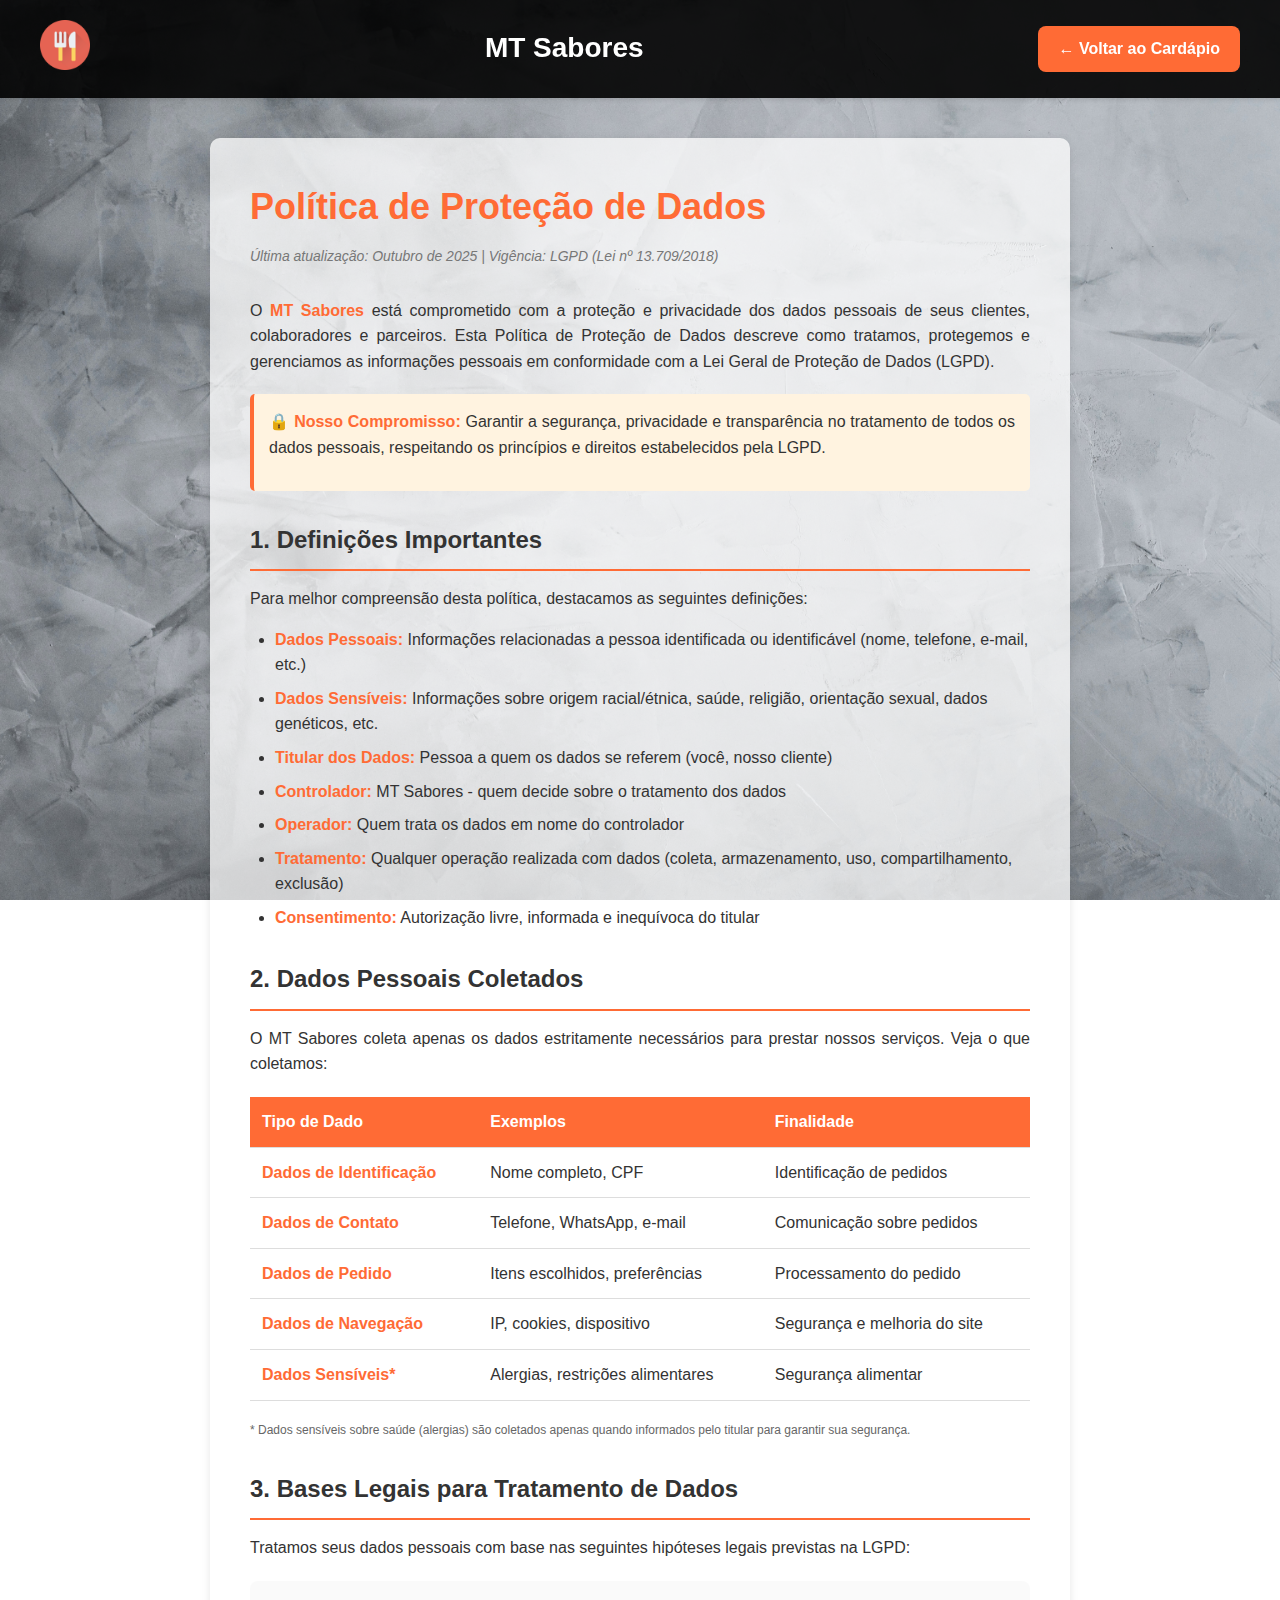
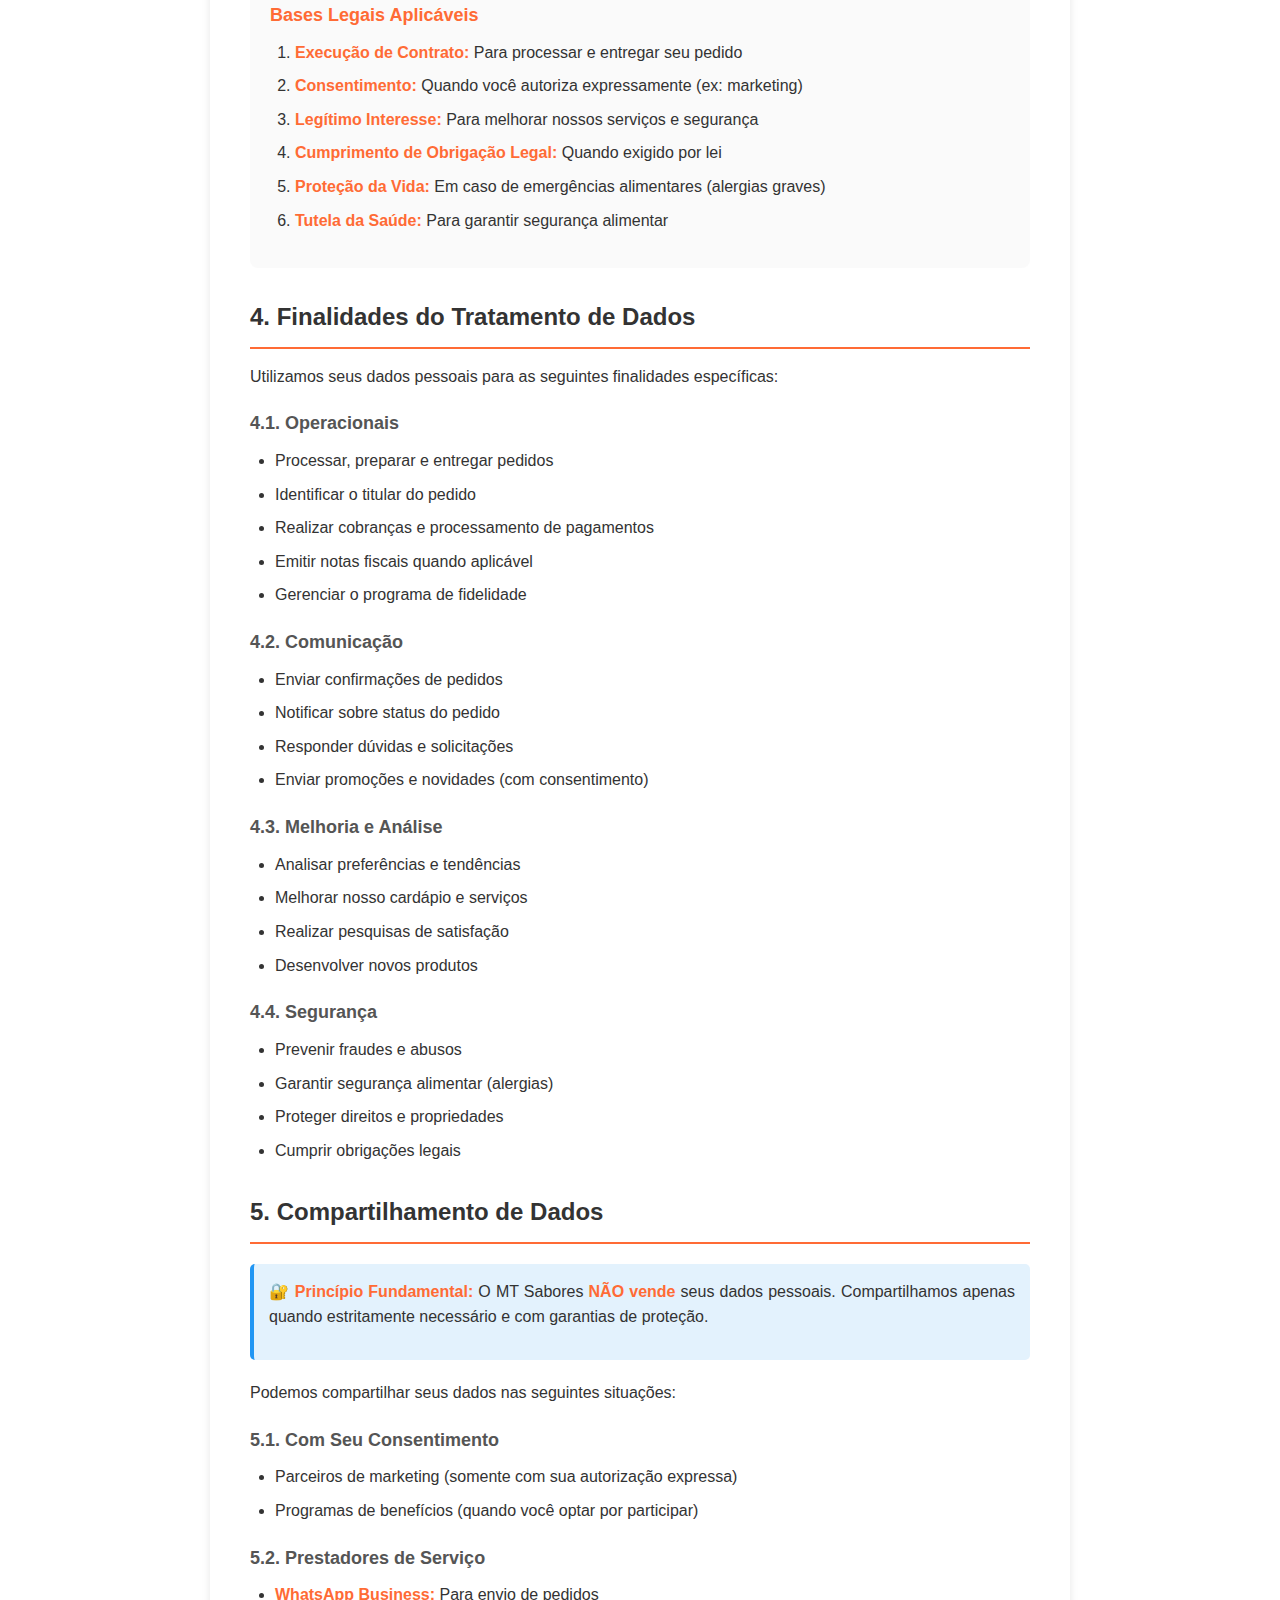
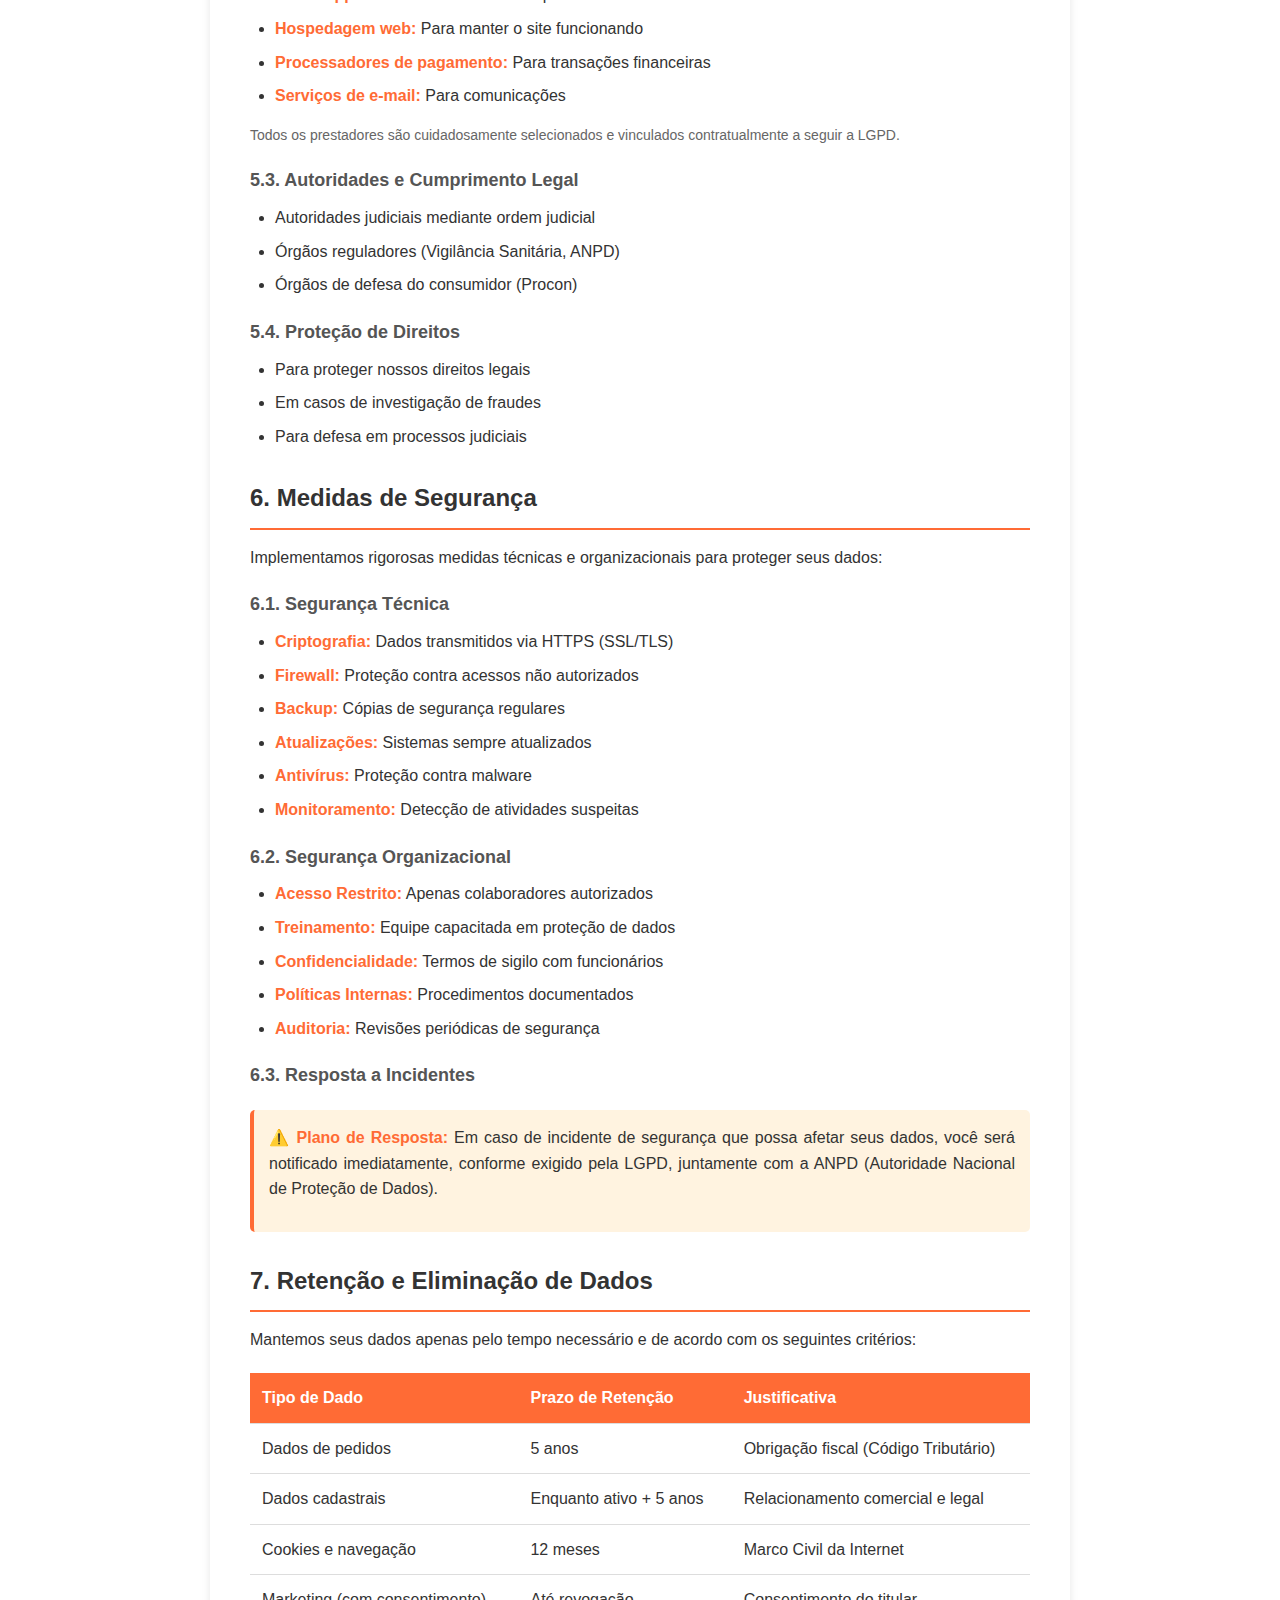
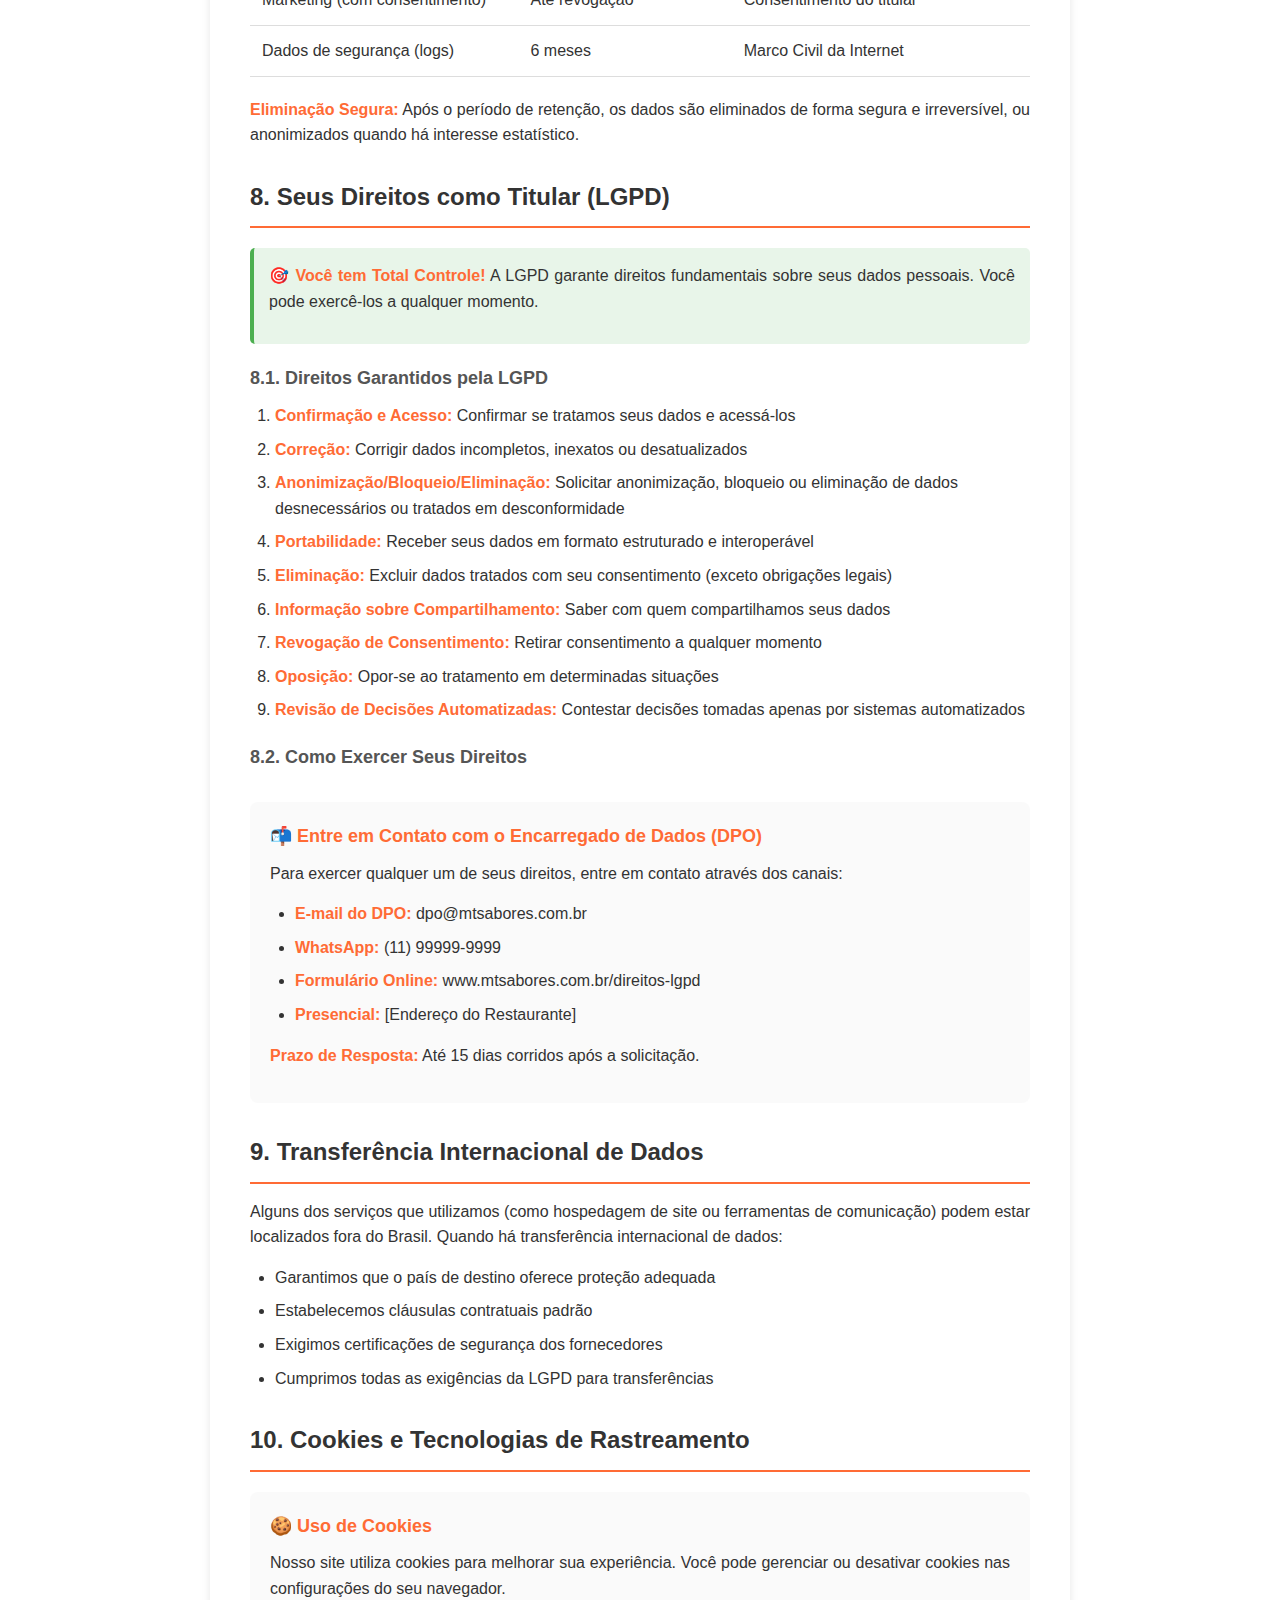
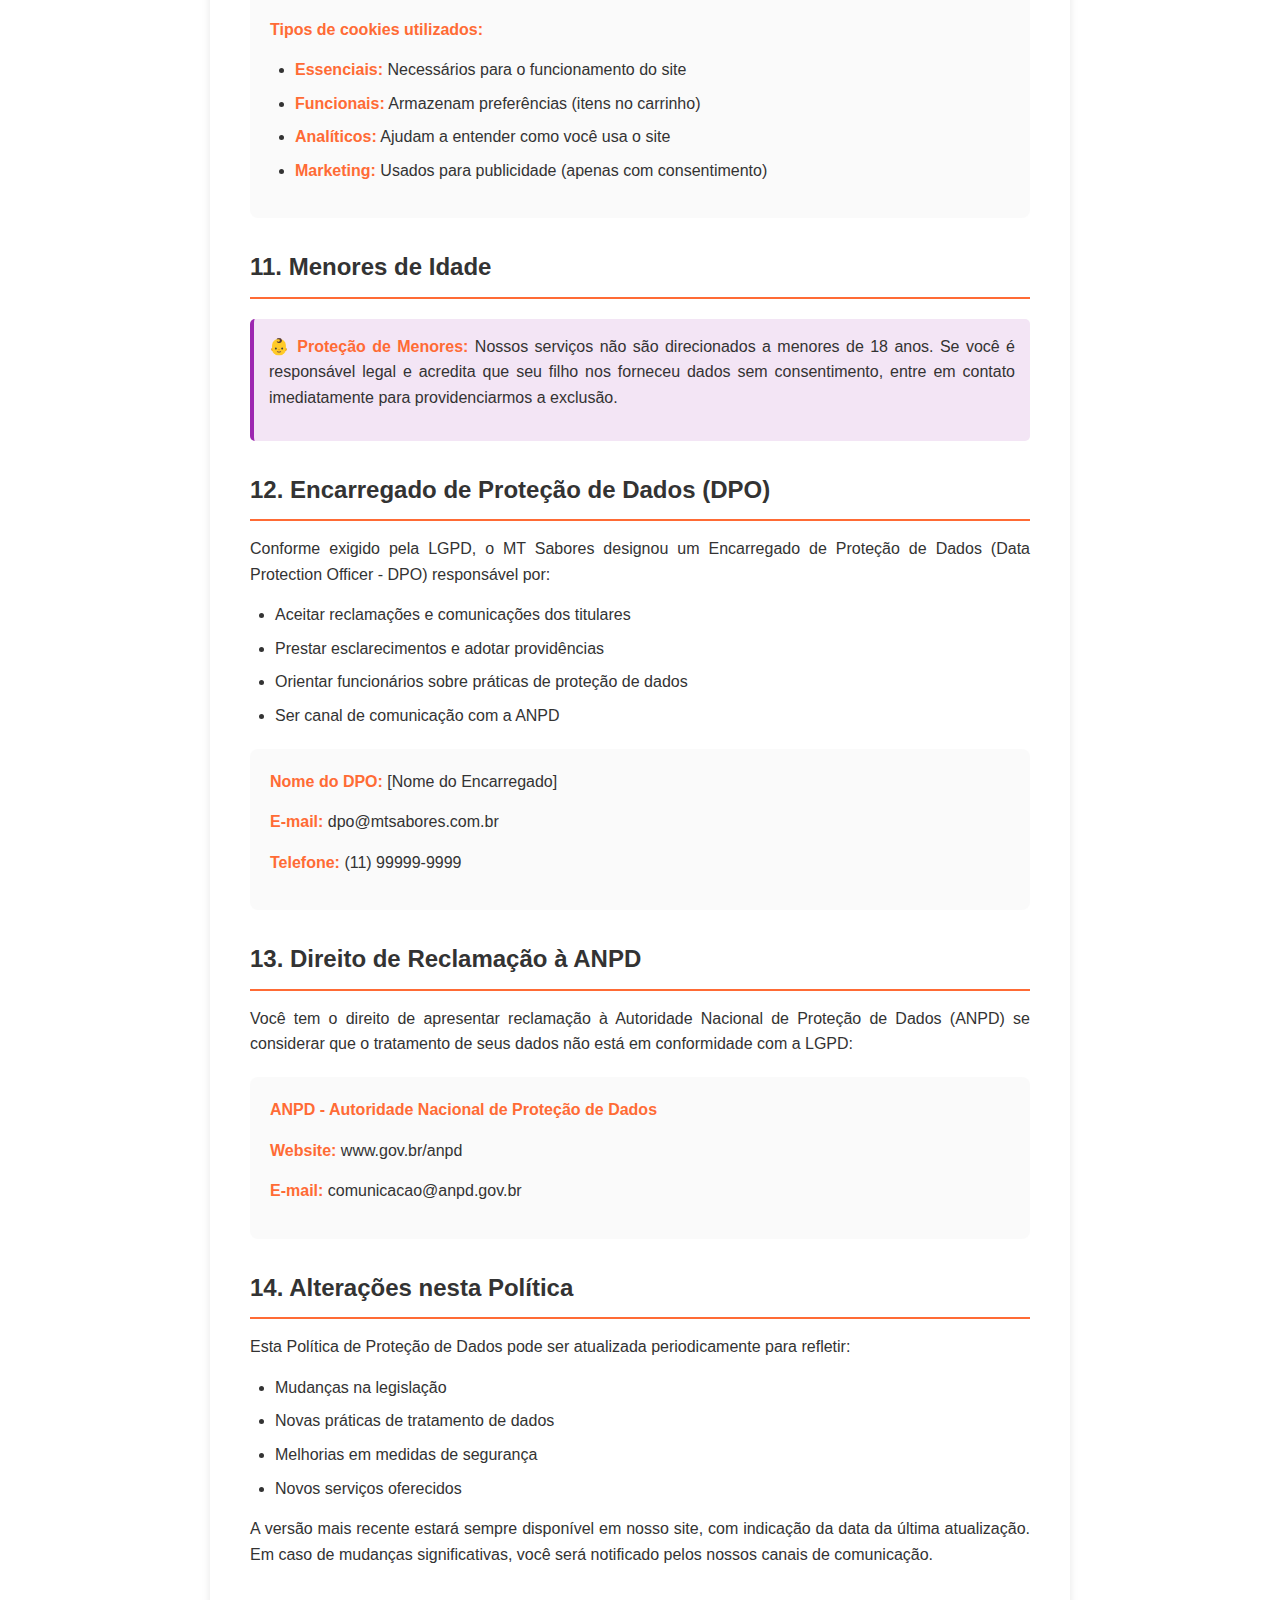
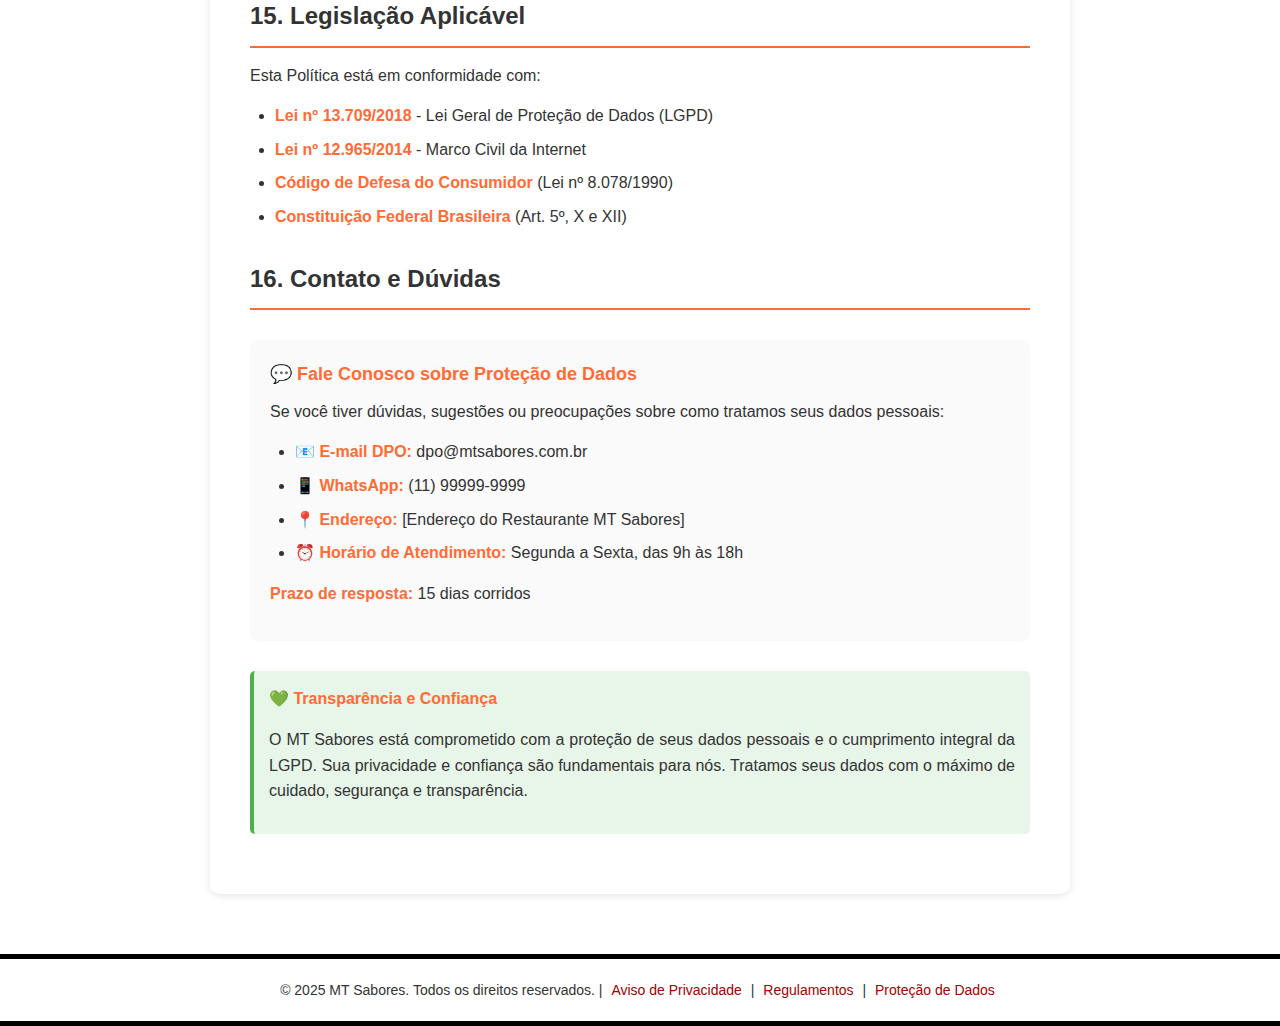
<file: politica/politica.html>
<!DOCTYPE html>
<html lang="pt-BR">
<head>
    <meta charset="UTF-8">
    <meta name="viewport" content="width=device-width, initial-scale=1.0">
    <title>Política de Proteção de Dados - MT Sabores</title>
    <link rel="stylesheet" href="style.css">
</head>
<body>
    <!-- Header -->
    <header>
        <div class="header-content">
            <a href="../index.html"><img src="../icon.png" alt="logo" width="50px" height="50px"></a>
            <div class="logo">MT Sabores</div>
            <a href="../index.html" class="btn-voltar">← Voltar ao Cardápio</a>
        </div>
    </header>

    <!-- Container Principal -->
    <div class="container">
        <div class="content-box">
            <h1>Política de Proteção de Dados</h1>
            <p class="ultima-atualizacao">Última atualização: Outubro de 2025 | Vigência: LGPD (Lei nº 13.709/2018)</p>

            <p>O <strong>MT Sabores</strong> está comprometido com a proteção e privacidade dos dados pessoais de seus clientes, colaboradores e parceiros. Esta Política de Proteção de Dados descreve como tratamos, protegemos e gerenciamos as informações pessoais em conformidade com a Lei Geral de Proteção de Dados (LGPD).</p>

            <div class="destaque">
                <p><strong>🔒 Nosso Compromisso:</strong> Garantir a segurança, privacidade e transparência no tratamento de todos os dados pessoais, respeitando os princípios e direitos estabelecidos pela LGPD.</p>
            </div>

            <h2>1. Definições Importantes</h2>
            
            <p>Para melhor compreensão desta política, destacamos as seguintes definições:</p>
            
            <ul>
                <li><strong>Dados Pessoais:</strong> Informações relacionadas a pessoa identificada ou identificável (nome, telefone, e-mail, etc.)</li>
                <li><strong>Dados Sensíveis:</strong> Informações sobre origem racial/étnica, saúde, religião, orientação sexual, dados genéticos, etc.</li>
                <li><strong>Titular dos Dados:</strong> Pessoa a quem os dados se referem (você, nosso cliente)</li>
                <li><strong>Controlador:</strong> MT Sabores - quem decide sobre o tratamento dos dados</li>
                <li><strong>Operador:</strong> Quem trata os dados em nome do controlador</li>
                <li><strong>Tratamento:</strong> Qualquer operação realizada com dados (coleta, armazenamento, uso, compartilhamento, exclusão)</li>
                <li><strong>Consentimento:</strong> Autorização livre, informada e inequívoca do titular</li>
            </ul>

            <h2>2. Dados Pessoais Coletados</h2>

            <p>O MT Sabores coleta apenas os dados estritamente necessários para prestar nossos serviços. Veja o que coletamos:</p>

            <table class="tabela-dados">
                <thead>
                    <tr>
                        <th>Tipo de Dado</th>
                        <th>Exemplos</th>
                        <th>Finalidade</th>
                    </tr>
                </thead>
                <tbody>
                    <tr>
                        <td><strong>Dados de Identificação</strong></td>
                        <td>Nome completo, CPF</td>
                        <td>Identificação de pedidos</td>
                    </tr>
                    <tr>
                        <td><strong>Dados de Contato</strong></td>
                        <td>Telefone, WhatsApp, e-mail</td>
                        <td>Comunicação sobre pedidos</td>
                    </tr>
                    <tr>
                        <td><strong>Dados de Pedido</strong></td>
                        <td>Itens escolhidos, preferências</td>
                        <td>Processamento do pedido</td>
                    </tr>
                    <tr>
                        <td><strong>Dados de Navegação</strong></td>
                        <td>IP, cookies, dispositivo</td>
                        <td>Segurança e melhoria do site</td>
                    </tr>
                    <tr>
                        <td><strong>Dados Sensíveis*</strong></td>
                        <td>Alergias, restrições alimentares</td>
                        <td>Segurança alimentar</td>
                    </tr>
                </tbody>
            </table>

            <p style="font-size: 12px; color: #666;">* Dados sensíveis sobre saúde (alergias) são coletados apenas quando informados pelo titular para garantir sua segurança.</p>

            <h2>3. Bases Legais para Tratamento de Dados</h2>

            <p>Tratamos seus dados pessoais com base nas seguintes hipóteses legais previstas na LGPD:</p>

            <div class="info-box">
                <h3>Bases Legais Aplicáveis</h3>
                <ol>
                    <li><strong>Execução de Contrato:</strong> Para processar e entregar seu pedido</li>
                    <li><strong>Consentimento:</strong> Quando você autoriza expressamente (ex: marketing)</li>
                    <li><strong>Legítimo Interesse:</strong> Para melhorar nossos serviços e segurança</li>
                    <li><strong>Cumprimento de Obrigação Legal:</strong> Quando exigido por lei</li>
                    <li><strong>Proteção da Vida:</strong> Em caso de emergências alimentares (alergias graves)</li>
                    <li><strong>Tutela da Saúde:</strong> Para garantir segurança alimentar</li>
                </ol>
            </div>

            <h2>4. Finalidades do Tratamento de Dados</h2>

            <p>Utilizamos seus dados pessoais para as seguintes finalidades específicas:</p>

            <h3>4.1. Operacionais</h3>
            <ul>
                <li>Processar, preparar e entregar pedidos</li>
                <li>Identificar o titular do pedido</li>
                <li>Realizar cobranças e processamento de pagamentos</li>
                <li>Emitir notas fiscais quando aplicável</li>
                <li>Gerenciar o programa de fidelidade</li>
            </ul>

            <h3>4.2. Comunicação</h3>
            <ul>
                <li>Enviar confirmações de pedidos</li>
                <li>Notificar sobre status do pedido</li>
                <li>Responder dúvidas e solicitações</li>
                <li>Enviar promoções e novidades (com consentimento)</li>
            </ul>

            <h3>4.3. Melhoria e Análise</h3>
            <ul>
                <li>Analisar preferências e tendências</li>
                <li>Melhorar nosso cardápio e serviços</li>
                <li>Realizar pesquisas de satisfação</li>
                <li>Desenvolver novos produtos</li>
            </ul>

            <h3>4.4. Segurança</h3>
            <ul>
                <li>Prevenir fraudes e abusos</li>
                <li>Garantir segurança alimentar (alergias)</li>
                <li>Proteger direitos e propriedades</li>
                <li>Cumprir obrigações legais</li>
            </ul>

            <h2>5. Compartilhamento de Dados</h2>

            <div class="destaque-azul">
                <p><strong>🔐 Princípio Fundamental:</strong> O MT Sabores <strong>NÃO vende</strong> seus dados pessoais. Compartilhamos apenas quando estritamente necessário e com garantias de proteção.</p>
            </div>

            <p>Podemos compartilhar seus dados nas seguintes situações:</p>

            <h3>5.1. Com Seu Consentimento</h3>
            <ul>
                <li>Parceiros de marketing (somente com sua autorização expressa)</li>
                <li>Programas de benefícios (quando você optar por participar)</li>
            </ul>

            <h3>5.2. Prestadores de Serviço</h3>
            <ul>
                <li><strong>WhatsApp Business:</strong> Para envio de pedidos</li>
                <li><strong>Hospedagem web:</strong> Para manter o site funcionando</li>
                <li><strong>Processadores de pagamento:</strong> Para transações financeiras</li>
                <li><strong>Serviços de e-mail:</strong> Para comunicações</li>
            </ul>
            <p style="font-size: 14px; color: #666;">Todos os prestadores são cuidadosamente selecionados e vinculados contratualmente a seguir a LGPD.</p>

            <h3>5.3. Autoridades e Cumprimento Legal</h3>
            <ul>
                <li>Autoridades judiciais mediante ordem judicial</li>
                <li>Órgãos reguladores (Vigilância Sanitária, ANPD)</li>
                <li>Órgãos de defesa do consumidor (Procon)</li>
            </ul>

            <h3>5.4. Proteção de Direitos</h3>
            <ul>
                <li>Para proteger nossos direitos legais</li>
                <li>Em casos de investigação de fraudes</li>
                <li>Para defesa em processos judiciais</li>
            </ul>

            <h2>6. Medidas de Segurança</h2>

            <p>Implementamos rigorosas medidas técnicas e organizacionais para proteger seus dados:</p>

            <h3>6.1. Segurança Técnica</h3>
            <ul>
                <li><strong>Criptografia:</strong> Dados transmitidos via HTTPS (SSL/TLS)</li>
                <li><strong>Firewall:</strong> Proteção contra acessos não autorizados</li>
                <li><strong>Backup:</strong> Cópias de segurança regulares</li>
                <li><strong>Atualizações:</strong> Sistemas sempre atualizados</li>
                <li><strong>Antivírus:</strong> Proteção contra malware</li>
                <li><strong>Monitoramento:</strong> Detecção de atividades suspeitas</li>
            </ul>

            <h3>6.2. Segurança Organizacional</h3>
            <ul>
                <li><strong>Acesso Restrito:</strong> Apenas colaboradores autorizados</li>
                <li><strong>Treinamento:</strong> Equipe capacitada em proteção de dados</li>
                <li><strong>Confidencialidade:</strong> Termos de sigilo com funcionários</li>
                <li><strong>Políticas Internas:</strong> Procedimentos documentados</li>
                <li><strong>Auditoria:</strong> Revisões periódicas de segurança</li>
            </ul>

            <h3>6.3. Resposta a Incidentes</h3>
            <div class="destaque">
                <p><strong>⚠️ Plano de Resposta:</strong> Em caso de incidente de segurança que possa afetar seus dados, você será notificado imediatamente, conforme exigido pela LGPD, juntamente com a ANPD (Autoridade Nacional de Proteção de Dados).</p>
            </div>

            <h2>7. Retenção e Eliminação de Dados</h2>

            <p>Mantemos seus dados apenas pelo tempo necessário e de acordo com os seguintes critérios:</p>

            <table class="tabela-dados">
                <thead>
                    <tr>
                        <th>Tipo de Dado</th>
                        <th>Prazo de Retenção</th>
                        <th>Justificativa</th>
                    </tr>
                </thead>
                <tbody>
                    <tr>
                        <td>Dados de pedidos</td>
                        <td>5 anos</td>
                        <td>Obrigação fiscal (Código Tributário)</td>
                    </tr>
                    <tr>
                        <td>Dados cadastrais</td>
                        <td>Enquanto ativo + 5 anos</td>
                        <td>Relacionamento comercial e legal</td>
                    </tr>
                    <tr>
                        <td>Cookies e navegação</td>
                        <td>12 meses</td>
                        <td>Marco Civil da Internet</td>
                    </tr>
                    <tr>
                        <td>Marketing (com consentimento)</td>
                        <td>Até revogação</td>
                        <td>Consentimento do titular</td>
                    </tr>
                    <tr>
                        <td>Dados de segurança (logs)</td>
                        <td>6 meses</td>
                        <td>Marco Civil da Internet</td>
                    </tr>
                </tbody>
            </table>

            <p><strong>Eliminação Segura:</strong> Após o período de retenção, os dados são eliminados de forma segura e irreversível, ou anonimizados quando há interesse estatístico.</p>

            <h2>8. Seus Direitos como Titular (LGPD)</h2>

            <div class="destaque-verde">
                <p><strong>🎯 Você tem Total Controle!</strong> A LGPD garante direitos fundamentais sobre seus dados pessoais. Você pode exercê-los a qualquer momento.</p>
            </div>

            <h3>8.1. Direitos Garantidos pela LGPD</h3>
            
            <ol>
                <li><strong>Confirmação e Acesso:</strong> Confirmar se tratamos seus dados e acessá-los</li>
                <li><strong>Correção:</strong> Corrigir dados incompletos, inexatos ou desatualizados</li>
                <li><strong>Anonimização/Bloqueio/Eliminação:</strong> Solicitar anonimização, bloqueio ou eliminação de dados desnecessários ou tratados em desconformidade</li>
                <li><strong>Portabilidade:</strong> Receber seus dados em formato estruturado e interoperável</li>
                <li><strong>Eliminação:</strong> Excluir dados tratados com seu consentimento (exceto obrigações legais)</li>
                <li><strong>Informação sobre Compartilhamento:</strong> Saber com quem compartilhamos seus dados</li>
                <li><strong>Revogação de Consentimento:</strong> Retirar consentimento a qualquer momento</li>
                <li><strong>Oposição:</strong> Opor-se ao tratamento em determinadas situações</li>
                <li><strong>Revisão de Decisões Automatizadas:</strong> Contestar decisões tomadas apenas por sistemas automatizados</li>
            </ol>

            <h3>8.2. Como Exercer Seus Direitos</h3>

            <div class="contato-box">
                <h3>📬 Entre em Contato com o Encarregado de Dados (DPO)</h3>
                <p>Para exercer qualquer um de seus direitos, entre em contato através dos canais:</p>
                <ul>
                    <li><strong>E-mail do DPO:</strong> dpo@mtsabores.com.br</li>
                    <li><strong>WhatsApp:</strong> (11) 99999-9999</li>
                    <li><strong>Formulário Online:</strong> www.mtsabores.com.br/direitos-lgpd</li>
                    <li><strong>Presencial:</strong> [Endereço do Restaurante]</li>
                </ul>
                <p><strong>Prazo de Resposta:</strong> Até 15 dias corridos após a solicitação.</p>
            </div>

            <h2>9. Transferência Internacional de Dados</h2>

            <p>Alguns dos serviços que utilizamos (como hospedagem de site ou ferramentas de comunicação) podem estar localizados fora do Brasil. Quando há transferência internacional de dados:</p>

            <ul>
                <li>Garantimos que o país de destino oferece proteção adequada</li>
                <li>Estabelecemos cláusulas contratuais padrão</li>
                <li>Exigimos certificações de segurança dos fornecedores</li>
                <li>Cumprimos todas as exigências da LGPD para transferências</li>
            </ul>

            <h2>10. Cookies e Tecnologias de Rastreamento</h2>

            <div class="info-box">
                <h3>🍪 Uso de Cookies</h3>
                <p>Nosso site utiliza cookies para melhorar sua experiência. Você pode gerenciar ou desativar cookies nas configurações do seu navegador.</p>
                
                <p><strong>Tipos de cookies utilizados:</strong></p>
                <ul>
                    <li><strong>Essenciais:</strong> Necessários para o funcionamento do site</li>
                    <li><strong>Funcionais:</strong> Armazenam preferências (itens no carrinho)</li>
                    <li><strong>Analíticos:</strong> Ajudam a entender como você usa o site</li>
                    <li><strong>Marketing:</strong> Usados para publicidade (apenas com consentimento)</li>
                </ul>
            </div>

            <h2>11. Menores de Idade</h2>

            <div class="destaque-roxo">
                <p><strong>👶 Proteção de Menores:</strong> Nossos serviços não são direcionados a menores de 18 anos. Se você é responsável legal e acredita que seu filho nos forneceu dados sem consentimento, entre em contato imediatamente para providenciarmos a exclusão.</p>
            </div>

            <h2>12. Encarregado de Proteção de Dados (DPO)</h2>

            <p>Conforme exigido pela LGPD, o MT Sabores designou um Encarregado de Proteção de Dados (Data Protection Officer - DPO) responsável por:</p>

            <ul>
                <li>Aceitar reclamações e comunicações dos titulares</li>
                <li>Prestar esclarecimentos e adotar providências</li>
                <li>Orientar funcionários sobre práticas de proteção de dados</li>
                <li>Ser canal de comunicação com a ANPD</li>
            </ul>

            <div class="info-box">
                <p><strong>Nome do DPO:</strong> [Nome do Encarregado]</p>
                <p><strong>E-mail:</strong> dpo@mtsabores.com.br</p>
                <p><strong>Telefone:</strong> (11) 99999-9999</p>
            </div>

            <h2>13. Direito de Reclamação à ANPD</h2>

            <p>Você tem o direito de apresentar reclamação à Autoridade Nacional de Proteção de Dados (ANPD) se considerar que o tratamento de seus dados não está em conformidade com a LGPD:</p>

            <div class="info-box">
                <p><strong>ANPD - Autoridade Nacional de Proteção de Dados</strong></p>
                <p><strong>Website:</strong> www.gov.br/anpd</p>
                <p><strong>E-mail:</strong> comunicacao@anpd.gov.br</p>
            </div>

            <h2>14. Alterações nesta Política</h2>

            <p>Esta Política de Proteção de Dados pode ser atualizada periodicamente para refletir:</p>

            <ul>
                <li>Mudanças na legislação</li>
                <li>Novas práticas de tratamento de dados</li>
                <li>Melhorias em medidas de segurança</li>
                <li>Novos serviços oferecidos</li>
            </ul>

            <p>A versão mais recente estará sempre disponível em nosso site, com indicação da data da última atualização. Em caso de mudanças significativas, você será notificado pelos nossos canais de comunicação.</p>

            <h2>15. Legislação Aplicável</h2>

            <p>Esta Política está em conformidade com:</p>

            <ul>
                <li><strong>Lei nº 13.709/2018</strong> - Lei Geral de Proteção de Dados (LGPD)</li>
                <li><strong>Lei nº 12.965/2014</strong> - Marco Civil da Internet</li>
                <li><strong>Código de Defesa do Consumidor</strong> (Lei nº 8.078/1990)</li>
                <li><strong>Constituição Federal Brasileira</strong> (Art. 5º, X e XII)</li>
            </ul>

            <h2>16. Contato e Dúvidas</h2>

            <div class="contato-box">
                <h3>💬 Fale Conosco sobre Proteção de Dados</h3>
                <p>Se você tiver dúvidas, sugestões ou preocupações sobre como tratamos seus dados pessoais:</p>
                <ul>
                    <li><strong>📧 E-mail DPO:</strong> dpo@mtsabores.com.br</li>
                    <li><strong>📱 WhatsApp:</strong> (11) 99999-9999</li>
                    <li><strong>📍 Endereço:</strong> [Endereço do Restaurante MT Sabores]</li>
                    <li><strong>⏰ Horário de Atendimento:</strong> Segunda a Sexta, das 9h às 18h</li>
                </ul>
                <p style="margin-top: 15px;"><strong>Prazo de resposta:</strong> 15 dias corridos</p>
            </div>

            <div class="destaque-verde" style="margin-top: 30px;">
                <p><strong>💚 Transparência e Confiança</strong></p>
                <p>O MT Sabores está comprometido com a proteção de seus dados pessoais e o cumprimento integral da LGPD. Sua privacidade e confiança são fundamentais para nós. Tratamos seus dados com o máximo de cuidado, segurança e transparência.</p>
            </div>
        </div>
    </div>

    <!-- Footer -->
    <footer class="footer-outback">
        <div>
            © 2025 MT Sabores. Todos os direitos reservados. | 
            <a href="privacidade.html">Aviso de Privacidade</a> | 
            <a href="regulamentos.html">Regulamentos</a> | 
            <a href="#">Proteção de Dados</a>
        </div>
    </footer>
</body>
</html>
</file>
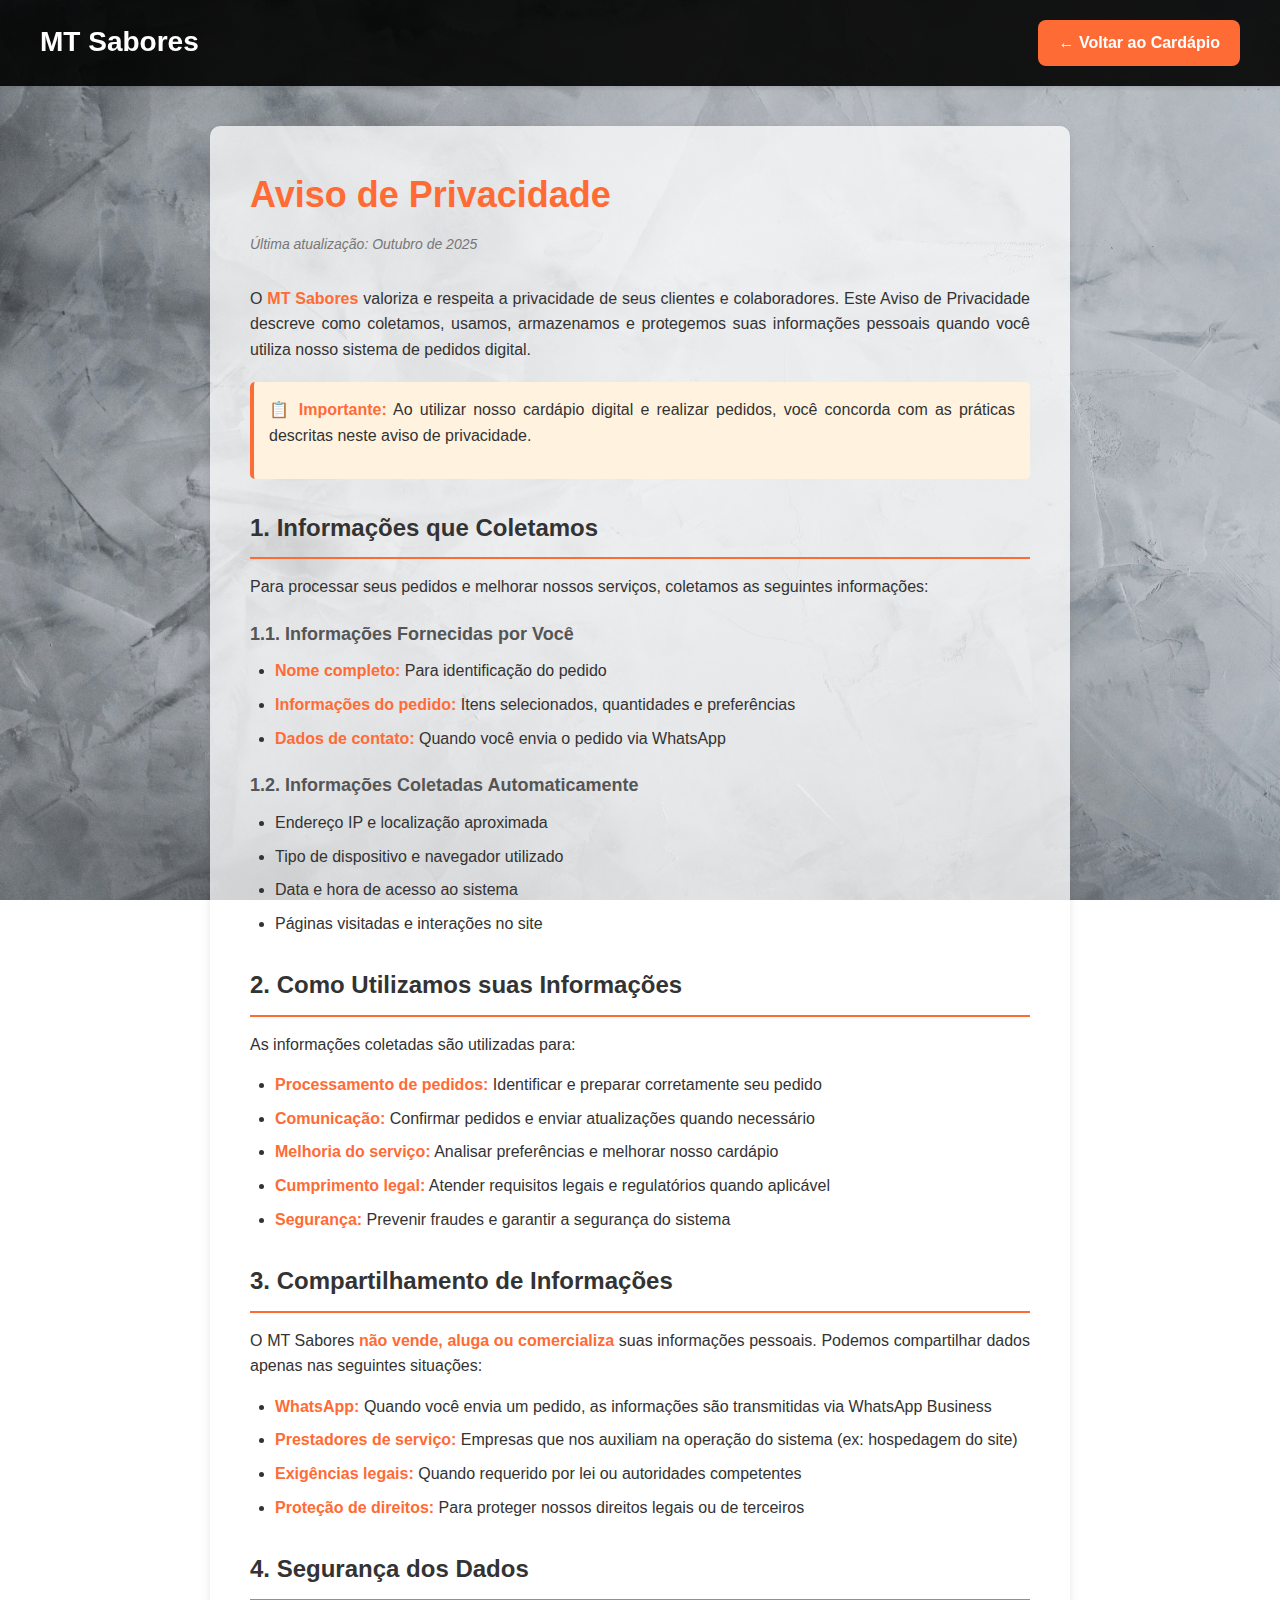
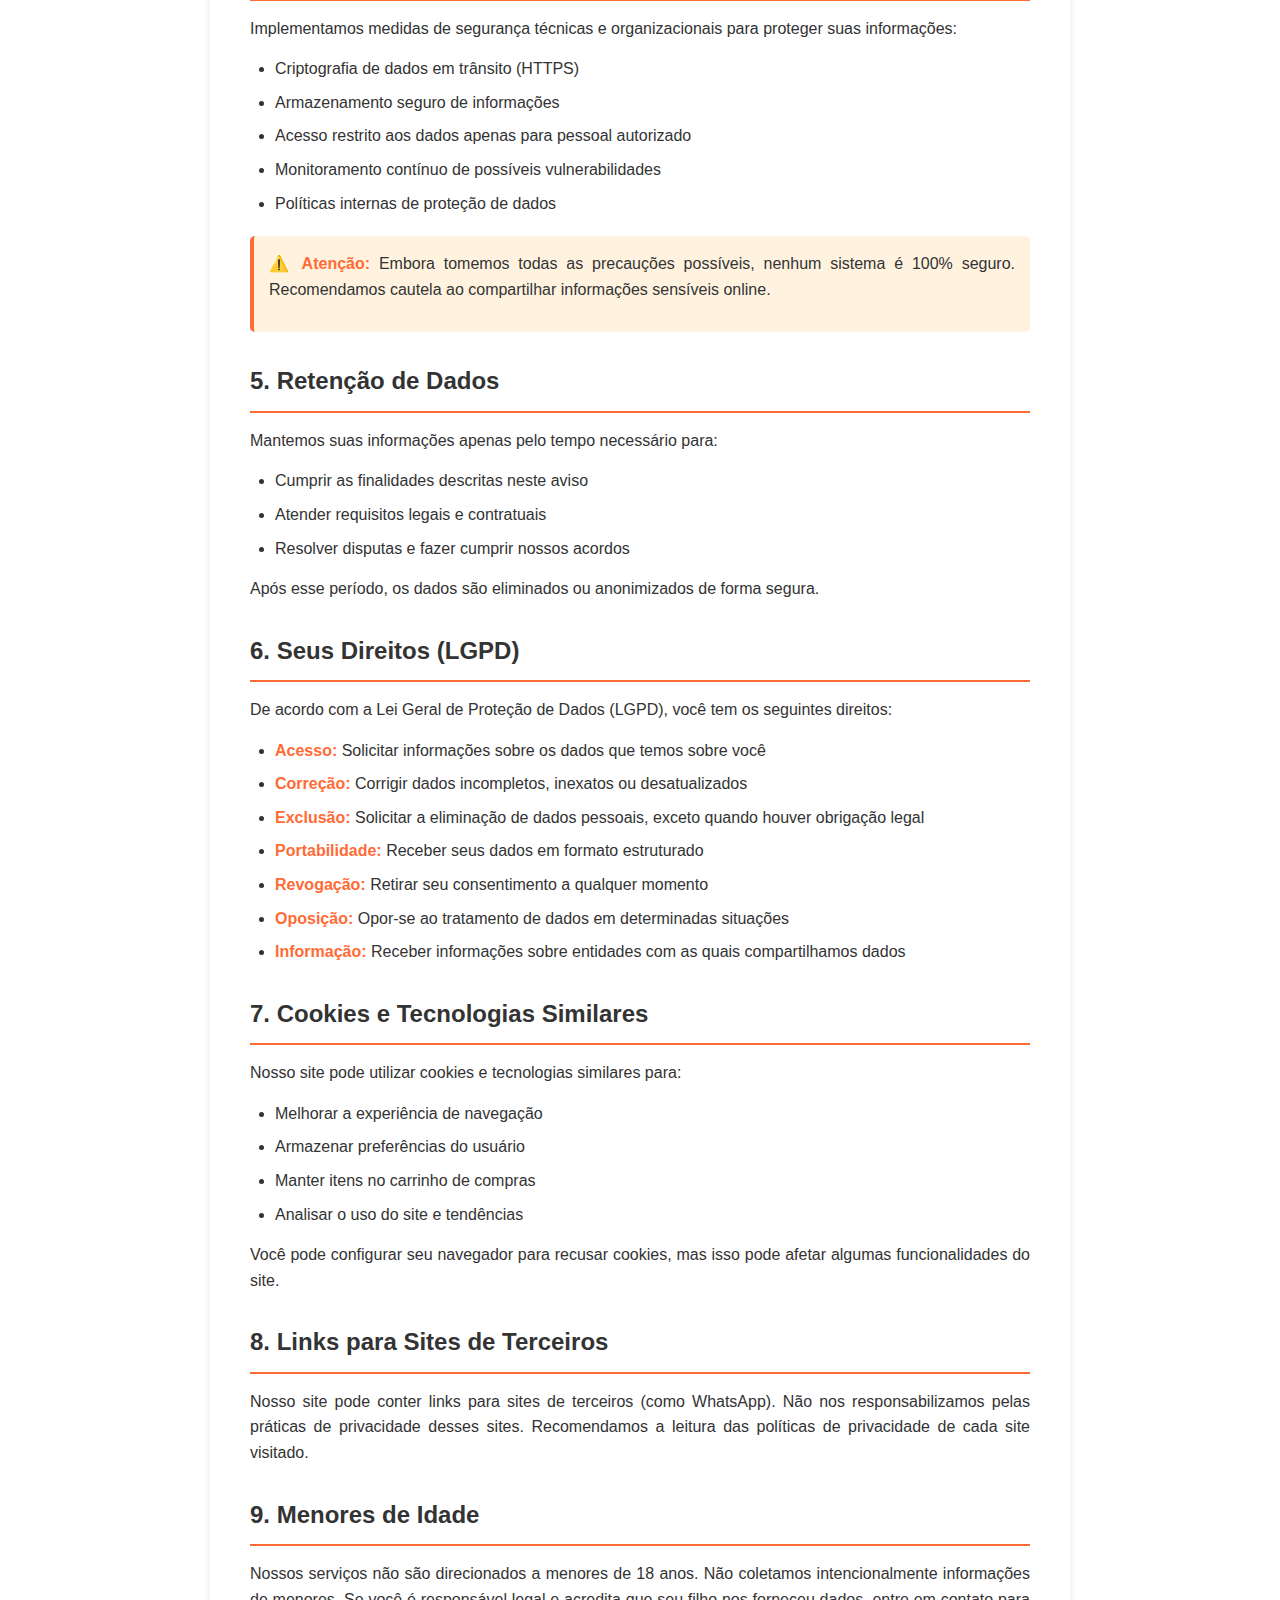
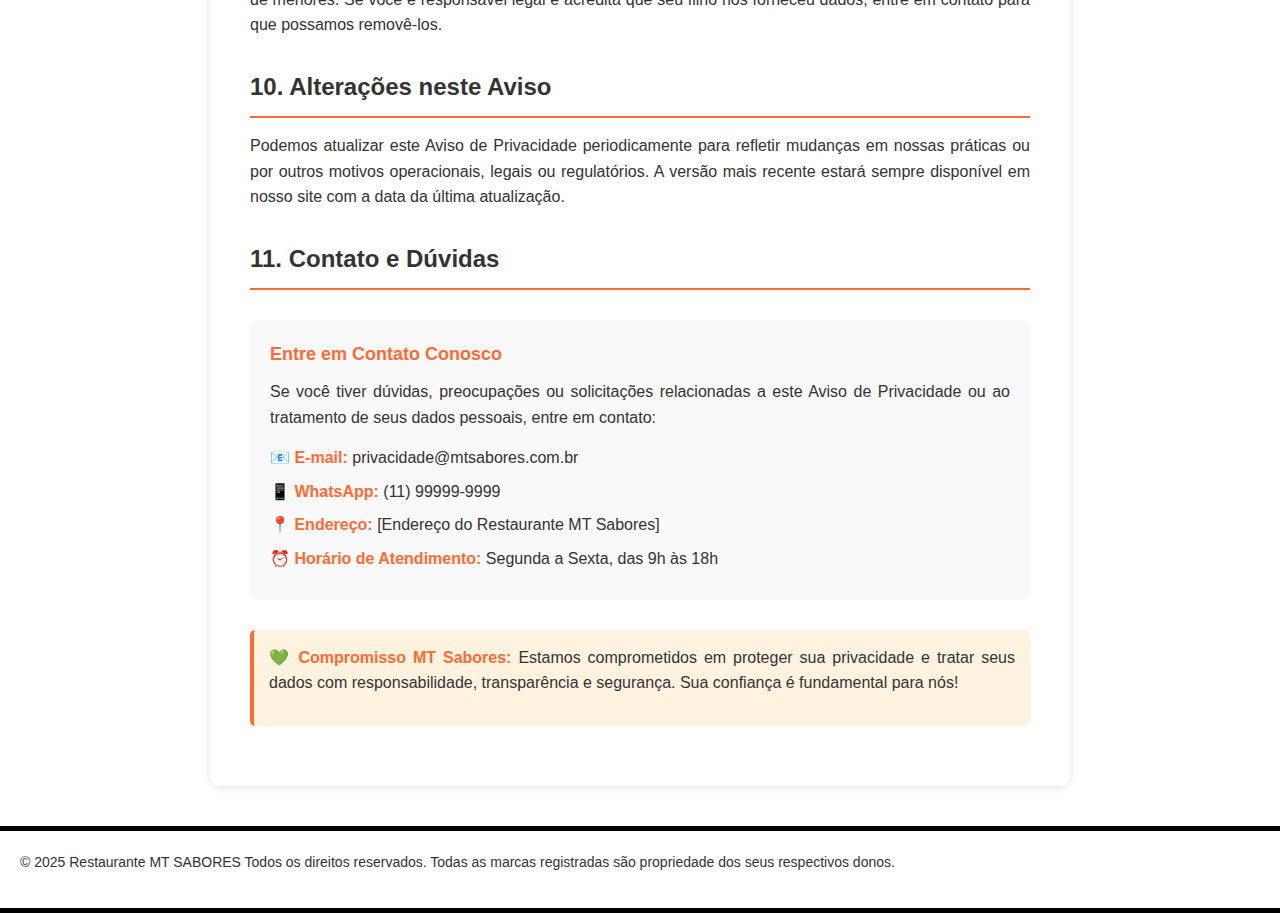
<file: privacidade/privacidade.html>
<!DOCTYPE html>
<html lang="pt-BR">

<head>
    <meta charset="UTF-8">
    <meta name="viewport" content="width=device-width, initial-scale=1.0">
    <title>Aviso de Privacidade - MT Sabores</title>
    <link rel="stylesheet" href="style.css">
</head>

<body>
    <!-- Header -->
    <header>
        <div class="header-content">
            <div class="logo">MT Sabores</div>
            <a href="..\index.html" class="btn-voltar">← Voltar ao Cardápio</a>
        </div>
    </header>

    <!-- Container Principal -->
    <div class="container">
        <div class="content-box">
            <h1>Aviso de Privacidade</h1>
            <p class="ultima-atualizacao">Última atualização: Outubro de 2025</p>

            <p>O <strong>MT Sabores</strong> valoriza e respeita a privacidade de seus clientes e colaboradores. Este
                Aviso de Privacidade descreve como coletamos, usamos, armazenamos e protegemos suas informações pessoais
                quando você utiliza nosso sistema de pedidos digital.</p>

            <div class="destaque">
                <p><strong>📋 Importante:</strong> Ao utilizar nosso cardápio digital e realizar pedidos, você concorda
                    com as práticas descritas neste aviso de privacidade.</p>
            </div>

            <h2>1. Informações que Coletamos</h2>
            <p>Para processar seus pedidos e melhorar nossos serviços, coletamos as seguintes informações:</p>

            <h3>1.1. Informações Fornecidas por Você</h3>
            <ul>
                <li><strong>Nome completo:</strong> Para identificação do pedido</li>
                <li><strong>Informações do pedido:</strong> Itens selecionados, quantidades e preferências</li>
                <li><strong>Dados de contato:</strong> Quando você envia o pedido via WhatsApp</li>
            </ul>

            <h3>1.2. Informações Coletadas Automaticamente</h3>
            <ul>
                <li>Endereço IP e localização aproximada</li>
                <li>Tipo de dispositivo e navegador utilizado</li>
                <li>Data e hora de acesso ao sistema</li>
                <li>Páginas visitadas e interações no site</li>
            </ul>

            <h2>2. Como Utilizamos suas Informações</h2>
            <p>As informações coletadas são utilizadas para:</p>
            <ul>
                <li><strong>Processamento de pedidos:</strong> Identificar e preparar corretamente seu pedido</li>
                <li><strong>Comunicação:</strong> Confirmar pedidos e enviar atualizações quando necessário</li>
                <li><strong>Melhoria do serviço:</strong> Analisar preferências e melhorar nosso cardápio</li>
                <li><strong>Cumprimento legal:</strong> Atender requisitos legais e regulatórios quando aplicável</li>
                <li><strong>Segurança:</strong> Prevenir fraudes e garantir a segurança do sistema</li>
            </ul>

            <h2>3. Compartilhamento de Informações</h2>
            <p>O MT Sabores <strong>não vende, aluga ou comercializa</strong> suas informações pessoais. Podemos
                compartilhar dados apenas nas seguintes situações:</p>
            <ul>
                <li><strong>WhatsApp:</strong> Quando você envia um pedido, as informações são transmitidas via WhatsApp
                    Business</li>
                <li><strong>Prestadores de serviço:</strong> Empresas que nos auxiliam na operação do sistema (ex:
                    hospedagem do site)</li>
                <li><strong>Exigências legais:</strong> Quando requerido por lei ou autoridades competentes</li>
                <li><strong>Proteção de direitos:</strong> Para proteger nossos direitos legais ou de terceiros</li>
            </ul>

            <h2>4. Segurança dos Dados</h2>
            <p>Implementamos medidas de segurança técnicas e organizacionais para proteger suas informações:</p>
            <ul>
                <li>Criptografia de dados em trânsito (HTTPS)</li>
                <li>Armazenamento seguro de informações</li>
                <li>Acesso restrito aos dados apenas para pessoal autorizado</li>
                <li>Monitoramento contínuo de possíveis vulnerabilidades</li>
                <li>Políticas internas de proteção de dados</li>
            </ul>

            <div class="destaque">
                <p><strong>⚠️ Atenção:</strong> Embora tomemos todas as precauções possíveis, nenhum sistema é 100%
                    seguro. Recomendamos cautela ao compartilhar informações sensíveis online.</p>
            </div>

            <h2>5. Retenção de Dados</h2>
            <p>Mantemos suas informações apenas pelo tempo necessário para:</p>
            <ul>
                <li>Cumprir as finalidades descritas neste aviso</li>
                <li>Atender requisitos legais e contratuais</li>
                <li>Resolver disputas e fazer cumprir nossos acordos</li>
            </ul>
            <p>Após esse período, os dados são eliminados ou anonimizados de forma segura.</p>

            <h2>6. Seus Direitos (LGPD)</h2>
            <p>De acordo com a Lei Geral de Proteção de Dados (LGPD), você tem os seguintes direitos:</p>
            <ul>
                <li><strong>Acesso:</strong> Solicitar informações sobre os dados que temos sobre você</li>
                <li><strong>Correção:</strong> Corrigir dados incompletos, inexatos ou desatualizados</li>
                <li><strong>Exclusão:</strong> Solicitar a eliminação de dados pessoais, exceto quando houver obrigação
                    legal</li>
                <li><strong>Portabilidade:</strong> Receber seus dados em formato estruturado</li>
                <li><strong>Revogação:</strong> Retirar seu consentimento a qualquer momento</li>
                <li><strong>Oposição:</strong> Opor-se ao tratamento de dados em determinadas situações</li>
                <li><strong>Informação:</strong> Receber informações sobre entidades com as quais compartilhamos dados
                </li>
            </ul>

            <h2>7. Cookies e Tecnologias Similares</h2>
            <p>Nosso site pode utilizar cookies e tecnologias similares para:</p>
            <ul>
                <li>Melhorar a experiência de navegação</li>
                <li>Armazenar preferências do usuário</li>
                <li>Manter itens no carrinho de compras</li>
                <li>Analisar o uso do site e tendências</li>
            </ul>
            <p>Você pode configurar seu navegador para recusar cookies, mas isso pode afetar algumas funcionalidades do
                site.</p>

            <h2>8. Links para Sites de Terceiros</h2>
            <p>Nosso site pode conter links para sites de terceiros (como WhatsApp). Não nos responsabilizamos pelas
                práticas de privacidade desses sites. Recomendamos a leitura das políticas de privacidade de cada site
                visitado.</p>

            <h2>9. Menores de Idade</h2>
            <p>Nossos serviços não são direcionados a menores de 18 anos. Não coletamos intencionalmente informações de
                menores. Se você é responsável legal e acredita que seu filho nos forneceu dados, entre em contato para
                que possamos removê-los.</p>

            <h2>10. Alterações neste Aviso</h2>
            <p>Podemos atualizar este Aviso de Privacidade periodicamente para refletir mudanças em nossas práticas ou
                por outros motivos operacionais, legais ou regulatórios. A versão mais recente estará sempre disponível
                em nosso site com a data da última atualização.</p>

            <h2>11. Contato e Dúvidas</h2>
            <div class="contato-box">
                <h3>Entre em Contato Conosco</h3>
                <p>Se você tiver dúvidas, preocupações ou solicitações relacionadas a este Aviso de Privacidade ou ao
                    tratamento de seus dados pessoais, entre em contato:</p>
                <div class="contato-info">
                    <p><strong>📧 E-mail:</strong> privacidade@mtsabores.com.br</p>
                    <p><strong>📱 WhatsApp:</strong> (11) 99999-9999</p>
                    <p><strong>📍 Endereço:</strong> [Endereço do Restaurante MT Sabores]</p>
                    <p><strong>⏰ Horário de Atendimento:</strong> Segunda a Sexta, das 9h às 18h</p>
                </div>
            </div>

            <div class="destaque" style="margin-top: 30px;">
                <p><strong>💚 Compromisso MT Sabores:</strong> Estamos comprometidos em proteger sua privacidade e
                    tratar seus dados com responsabilidade, transparência e segurança. Sua confiança é fundamental para
                    nós!</p>
            </div>
        </div>
    </div>

    <!-- Footer -->
    <footer class="footer-outback">
        <p>© 2025 Restaurante MT SABORES Todos os direitos reservados.
            Todas as marcas registradas são propriedade dos seus respectivos donos.</p>
    </footer>
</body>

</html>
</file>
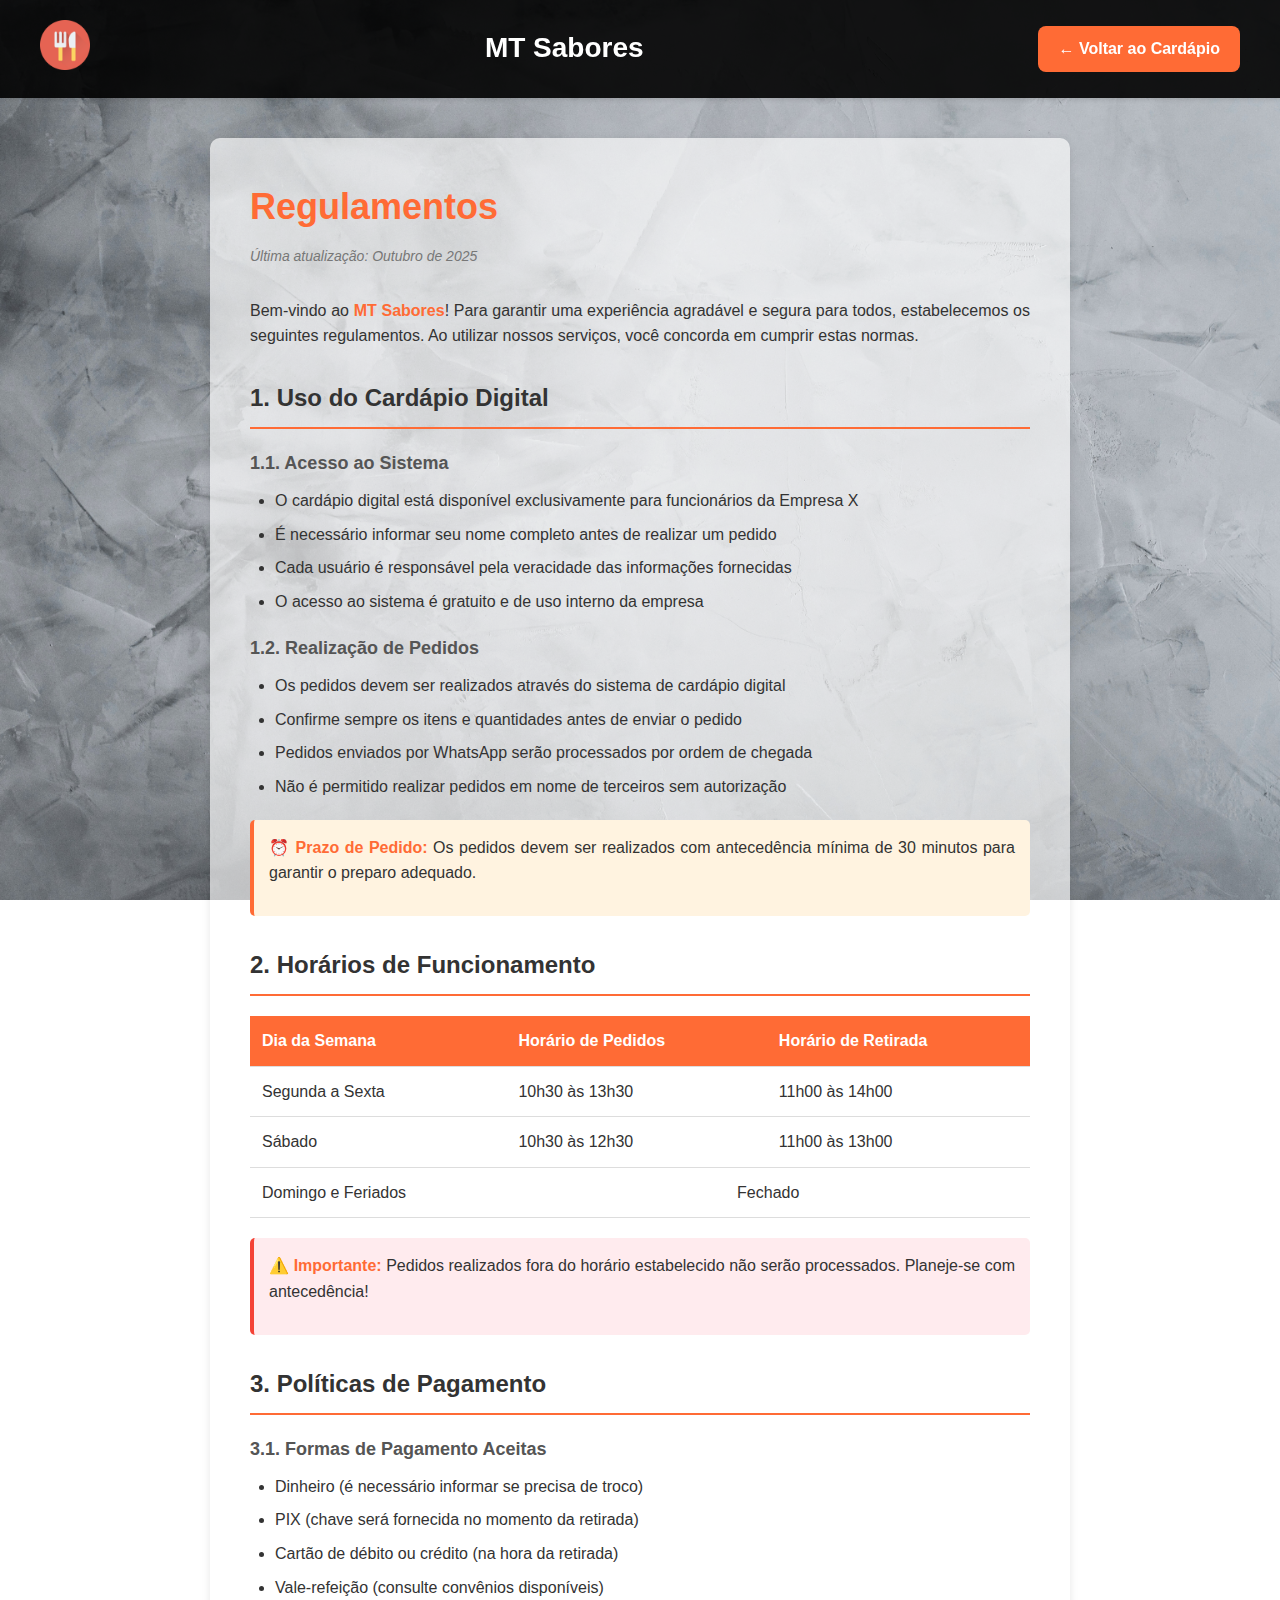
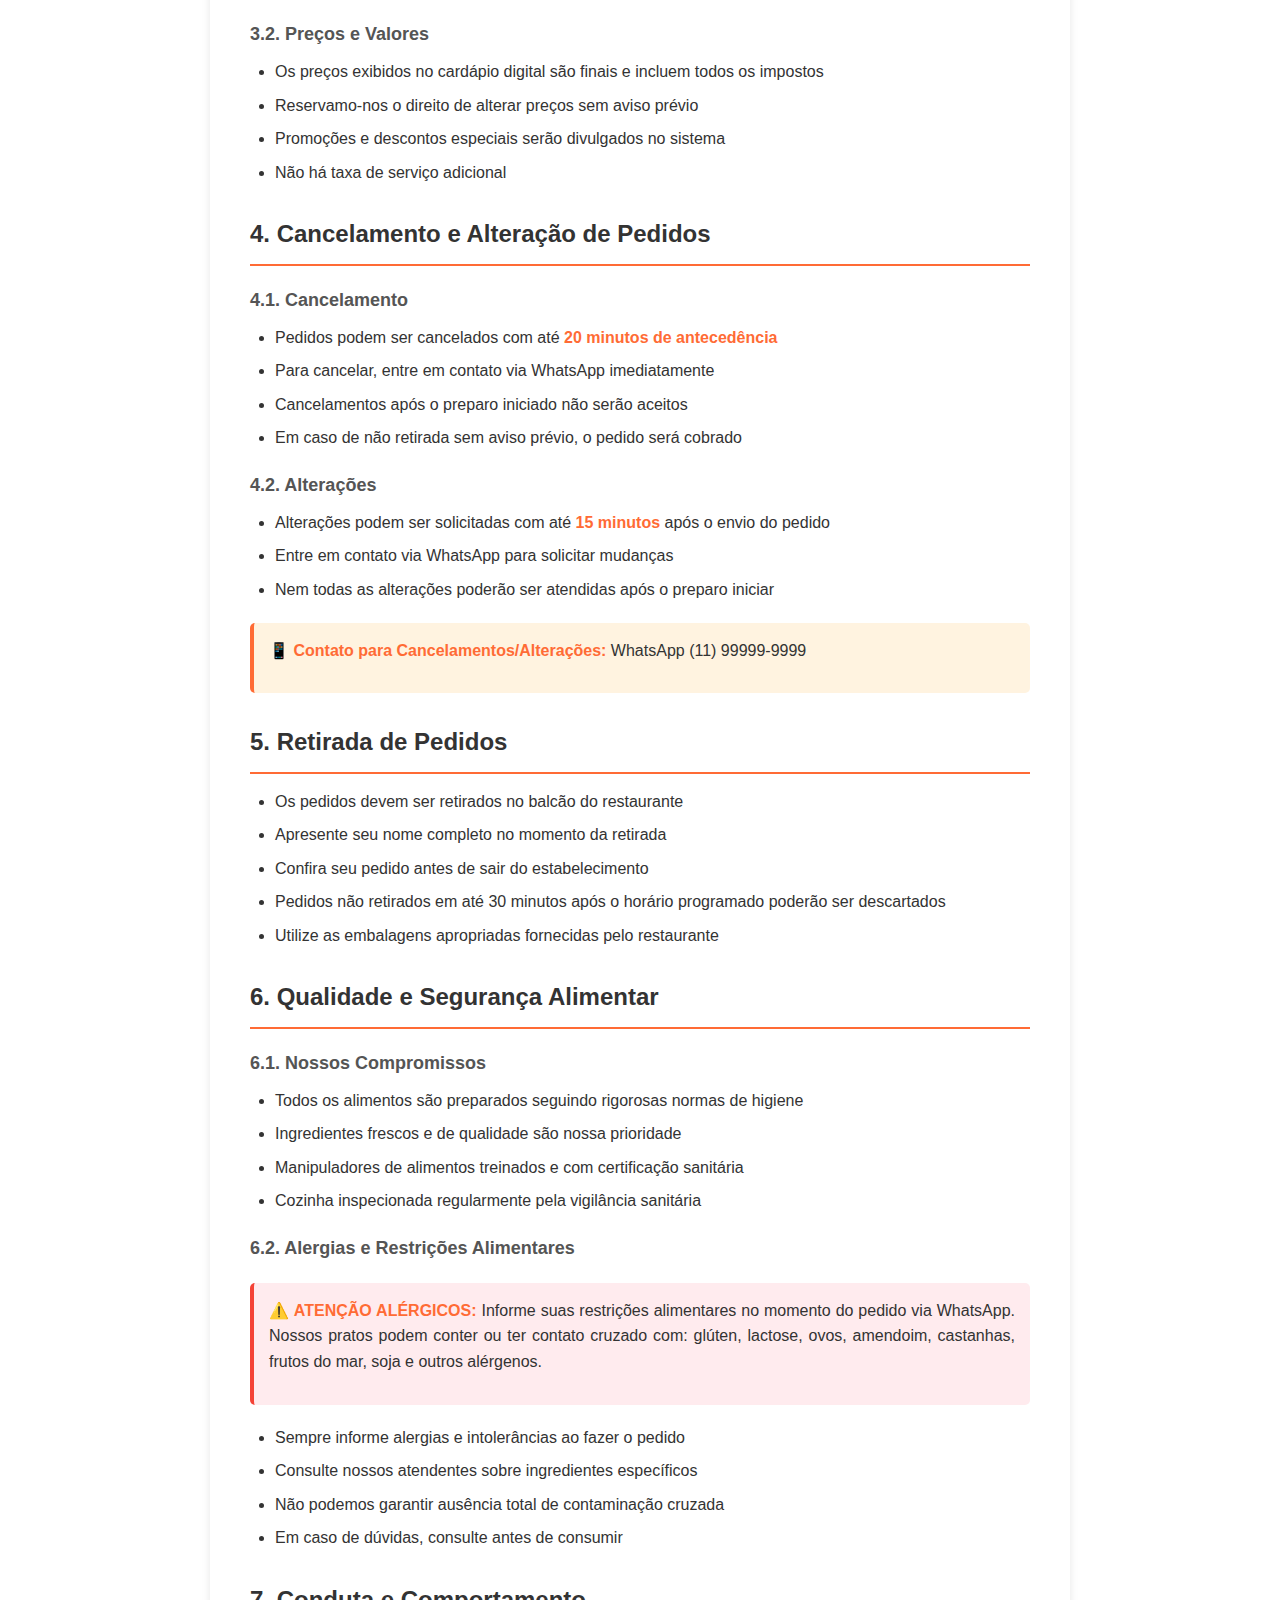
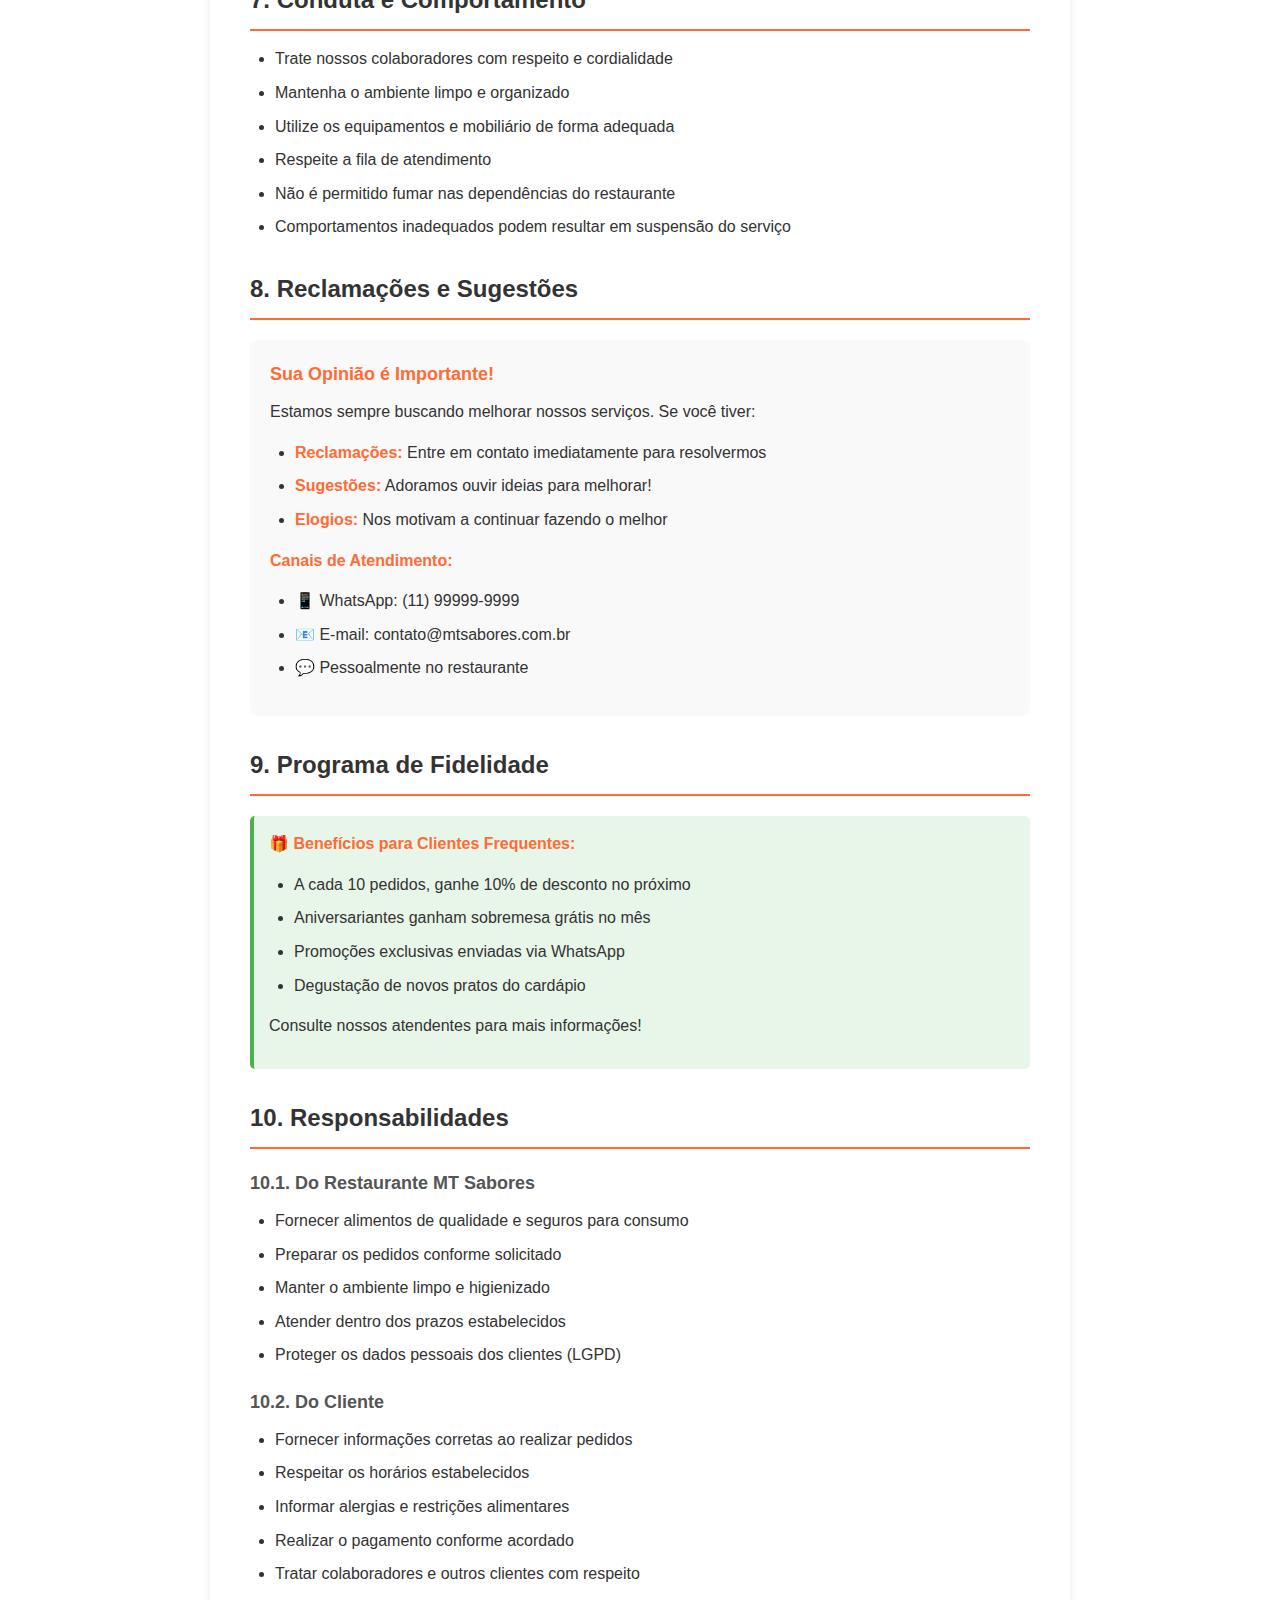
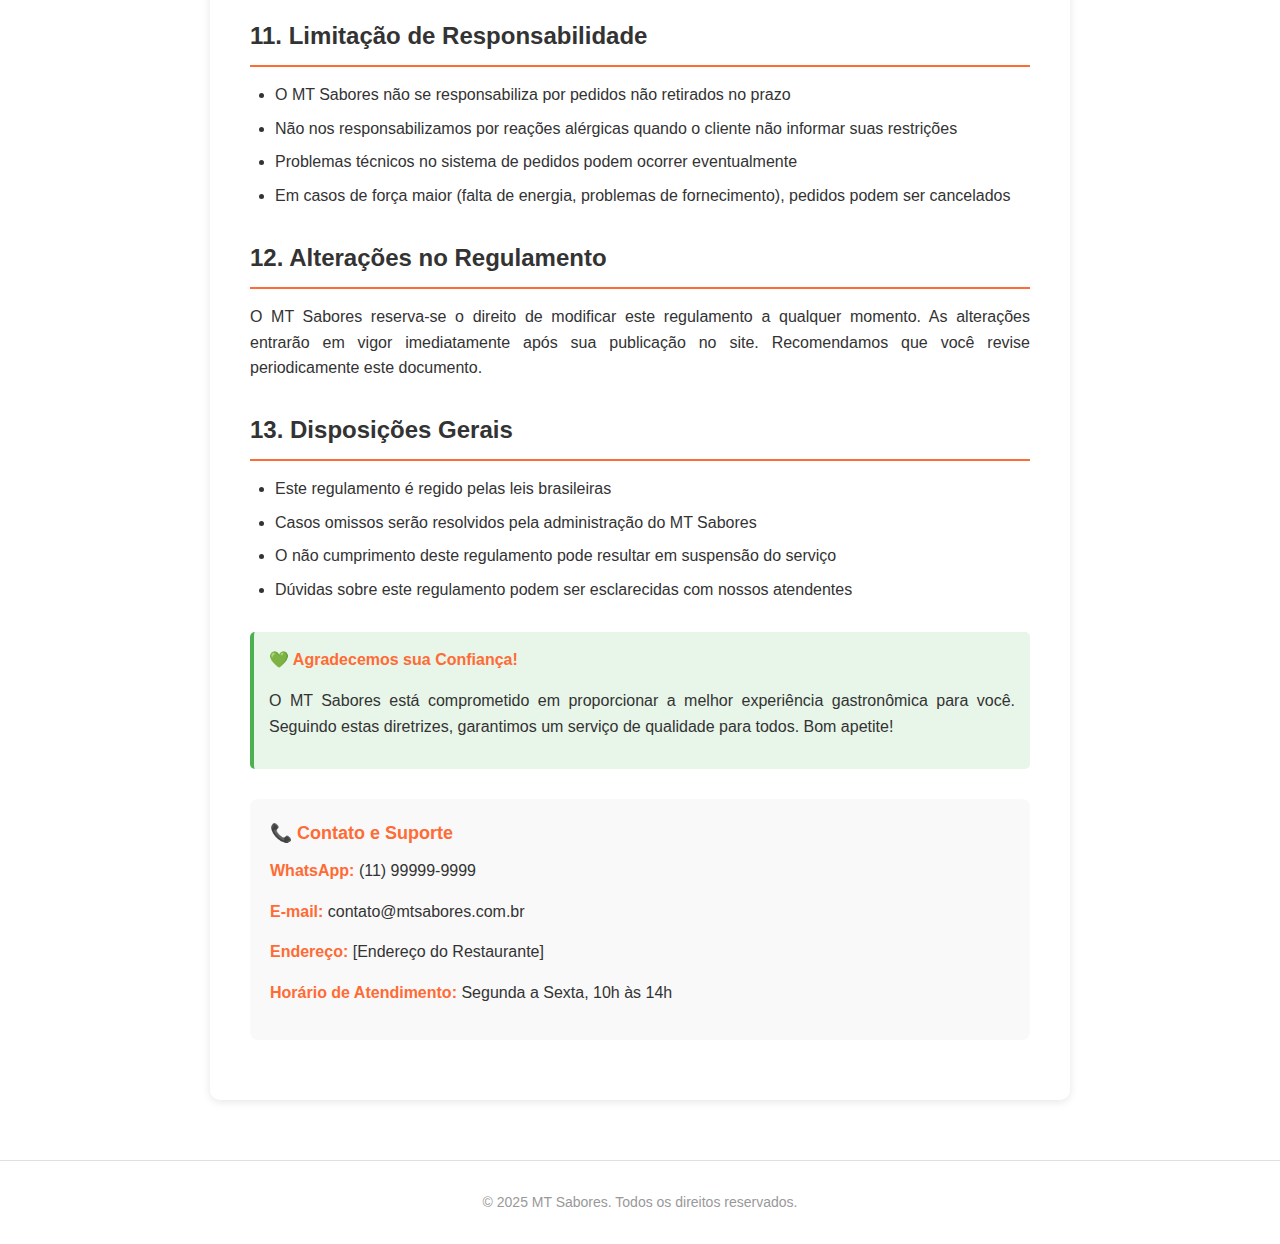
<file: regulamento/regulamento.html>
<!DOCTYPE html>
<html lang="pt-BR">
<head>
    <meta charset="UTF-8">
    <meta name="viewport" content="width=device-width, initial-scale=1.0">
    <title>Regulamentos - MT Sabores</title>
    <link rel="stylesheet" href="style.css">
</head>
<body>
    <!-- Header -->
    <header>
        <div class="header-content">
            <a href="../index.html"><img src="../icon.png" alt="logo" width="50px" height="50px"></a>
            <div class="logo">MT Sabores</div>
            <a href="../index.html" class="btn-voltar">← Voltar ao Cardápio</a>
        </div>
    </header>

    <!-- Container Principal -->
    <div class="container">
        <div class="content-box">
            <h1>Regulamentos</h1>
            <p class="ultima-atualizacao">Última atualização: Outubro de 2025</p>

            <p>Bem-vindo ao <strong>MT Sabores</strong>! Para garantir uma experiência agradável e segura para todos, estabelecemos os seguintes regulamentos. Ao utilizar nossos serviços, você concorda em cumprir estas normas.</p>

            <h2>1. Uso do Cardápio Digital</h2>
            
            <h3>1.1. Acesso ao Sistema</h3>
            <ul>
                <li>O cardápio digital está disponível exclusivamente para funcionários da Empresa X</li>
                <li>É necessário informar seu nome completo antes de realizar um pedido</li>
                <li>Cada usuário é responsável pela veracidade das informações fornecidas</li>
                <li>O acesso ao sistema é gratuito e de uso interno da empresa</li>
            </ul>

            <h3>1.2. Realização de Pedidos</h3>
            <ul>
                <li>Os pedidos devem ser realizados através do sistema de cardápio digital</li>
                <li>Confirme sempre os itens e quantidades antes de enviar o pedido</li>
                <li>Pedidos enviados por WhatsApp serão processados por ordem de chegada</li>
                <li>Não é permitido realizar pedidos em nome de terceiros sem autorização</li>
            </ul>

            <div class="destaque">
                <p><strong>⏰ Prazo de Pedido:</strong> Os pedidos devem ser realizados com antecedência mínima de 30 minutos para garantir o preparo adequado.</p>
            </div>

            <h2>2. Horários de Funcionamento</h2>
            
            <table class="tabela-horarios">
                <thead>
                    <tr>
                        <th>Dia da Semana</th>
                        <th>Horário de Pedidos</th>
                        <th>Horário de Retirada</th>
                    </tr>
                </thead>
                <tbody>
                    <tr>
                        <td>Segunda a Sexta</td>
                        <td>10h30 às 13h30</td>
                        <td>11h00 às 14h00</td>
                    </tr>
                    <tr>
                        <td>Sábado</td>
                        <td>10h30 às 12h30</td>
                        <td>11h00 às 13h00</td>
                    </tr>
                    <tr>
                        <td>Domingo e Feriados</td>
                        <td colspan="2" style="text-align: center;">Fechado</td>
                    </tr>
                </tbody>
            </table>

            <div class="destaque-vermelho">
                <p><strong>⚠️ Importante:</strong> Pedidos realizados fora do horário estabelecido não serão processados. Planeje-se com antecedência!</p>
            </div>

            <h2>3. Políticas de Pagamento</h2>
            
            <h3>3.1. Formas de Pagamento Aceitas</h3>
            <ul>
                <li>Dinheiro (é necessário informar se precisa de troco)</li>
                <li>PIX (chave será fornecida no momento da retirada)</li>
                <li>Cartão de débito ou crédito (na hora da retirada)</li>
                <li>Vale-refeição (consulte convênios disponíveis)</li>
            </ul>

            <h3>3.2. Preços e Valores</h3>
            <ul>
                <li>Os preços exibidos no cardápio digital são finais e incluem todos os impostos</li>
                <li>Reservamo-nos o direito de alterar preços sem aviso prévio</li>
                <li>Promoções e descontos especiais serão divulgados no sistema</li>
                <li>Não há taxa de serviço adicional</li>
            </ul>

            <h2>4. Cancelamento e Alteração de Pedidos</h2>
            
            <h3>4.1. Cancelamento</h3>
            <ul>
                <li>Pedidos podem ser cancelados com até <strong>20 minutos de antecedência</strong></li>
                <li>Para cancelar, entre em contato via WhatsApp imediatamente</li>
                <li>Cancelamentos após o preparo iniciado não serão aceitos</li>
                <li>Em caso de não retirada sem aviso prévio, o pedido será cobrado</li>
            </ul>

            <h3>4.2. Alterações</h3>
            <ul>
                <li>Alterações podem ser solicitadas com até <strong>15 minutos</strong> após o envio do pedido</li>
                <li>Entre em contato via WhatsApp para solicitar mudanças</li>
                <li>Nem todas as alterações poderão ser atendidas após o preparo iniciar</li>
            </ul>

            <div class="destaque">
                <p><strong>📱 Contato para Cancelamentos/Alterações:</strong> WhatsApp (11) 99999-9999</p>
            </div>

            <h2>5. Retirada de Pedidos</h2>
            
            <ul>
                <li>Os pedidos devem ser retirados no balcão do restaurante</li>
                <li>Apresente seu nome completo no momento da retirada</li>
                <li>Confira seu pedido antes de sair do estabelecimento</li>
                <li>Pedidos não retirados em até 30 minutos após o horário programado poderão ser descartados</li>
                <li>Utilize as embalagens apropriadas fornecidas pelo restaurante</li>
            </ul>

            <h2>6. Qualidade e Segurança Alimentar</h2>
            
            <h3>6.1. Nossos Compromissos</h3>
            <ul>
                <li>Todos os alimentos são preparados seguindo rigorosas normas de higiene</li>
                <li>Ingredientes frescos e de qualidade são nossa prioridade</li>
                <li>Manipuladores de alimentos treinados e com certificação sanitária</li>
                <li>Cozinha inspecionada regularmente pela vigilância sanitária</li>
            </ul>

            <h3>6.2. Alergias e Restrições Alimentares</h3>
            <div class="destaque-vermelho">
                <p><strong>⚠️ ATENÇÃO ALÉRGICOS:</strong> Informe suas restrições alimentares no momento do pedido via WhatsApp. Nossos pratos podem conter ou ter contato cruzado com: glúten, lactose, ovos, amendoim, castanhas, frutos do mar, soja e outros alérgenos.</p>
            </div>

            <ul>
                <li>Sempre informe alergias e intolerâncias ao fazer o pedido</li>
                <li>Consulte nossos atendentes sobre ingredientes específicos</li>
                <li>Não podemos garantir ausência total de contaminação cruzada</li>
                <li>Em caso de dúvidas, consulte antes de consumir</li>
            </ul>

            <h2>7. Conduta e Comportamento</h2>
            
            <ul>
                <li>Trate nossos colaboradores com respeito e cordialidade</li>
                <li>Mantenha o ambiente limpo e organizado</li>
                <li>Utilize os equipamentos e mobiliário de forma adequada</li>
                <li>Respeite a fila de atendimento</li>
                <li>Não é permitido fumar nas dependências do restaurante</li>
                <li>Comportamentos inadequados podem resultar em suspensão do serviço</li>
            </ul>

            <h2>8. Reclamações e Sugestões</h2>
            
            <div class="info-box">
                <h3>Sua Opinião é Importante!</h3>
                <p>Estamos sempre buscando melhorar nossos serviços. Se você tiver:</p>
                <ul>
                    <li><strong>Reclamações:</strong> Entre em contato imediatamente para resolvermos</li>
                    <li><strong>Sugestões:</strong> Adoramos ouvir ideias para melhorar!</li>
                    <li><strong>Elogios:</strong> Nos motivam a continuar fazendo o melhor</li>
                </ul>
                <p><strong>Canais de Atendimento:</strong></p>
                <ul>
                    <li>📱 WhatsApp: (11) 99999-9999</li>
                    <li>📧 E-mail: contato@mtsabores.com.br</li>
                    <li>💬 Pessoalmente no restaurante</li>
                </ul>
            </div>

            <h2>9. Programa de Fidelidade</h2>
            
            <div class="destaque-verde">
                <p><strong>🎁 Benefícios para Clientes Frequentes:</strong></p>
                <ul>
                    <li>A cada 10 pedidos, ganhe 10% de desconto no próximo</li>
                    <li>Aniversariantes ganham sobremesa grátis no mês</li>
                    <li>Promoções exclusivas enviadas via WhatsApp</li>
                    <li>Degustação de novos pratos do cardápio</li>
                </ul>
                <p>Consulte nossos atendentes para mais informações!</p>
            </div>

            <h2>10. Responsabilidades</h2>
            
            <h3>10.1. Do Restaurante MT Sabores</h3>
            <ul>
                <li>Fornecer alimentos de qualidade e seguros para consumo</li>
                <li>Preparar os pedidos conforme solicitado</li>
                <li>Manter o ambiente limpo e higienizado</li>
                <li>Atender dentro dos prazos estabelecidos</li>
                <li>Proteger os dados pessoais dos clientes (LGPD)</li>
            </ul>

            <h3>10.2. Do Cliente</h3>
            <ul>
                <li>Fornecer informações corretas ao realizar pedidos</li>
                <li>Respeitar os horários estabelecidos</li>
                <li>Informar alergias e restrições alimentares</li>
                <li>Realizar o pagamento conforme acordado</li>
                <li>Tratar colaboradores e outros clientes com respeito</li>
            </ul>

            <h2>11. Limitação de Responsabilidade</h2>
            
            <ul>
                <li>O MT Sabores não se responsabiliza por pedidos não retirados no prazo</li>
                <li>Não nos responsabilizamos por reações alérgicas quando o cliente não informar suas restrições</li>
                <li>Problemas técnicos no sistema de pedidos podem ocorrer eventualmente</li>
                <li>Em casos de força maior (falta de energia, problemas de fornecimento), pedidos podem ser cancelados</li>
            </ul>

            <h2>12. Alterações no Regulamento</h2>
            
            <p>O MT Sabores reserva-se o direito de modificar este regulamento a qualquer momento. As alterações entrarão em vigor imediatamente após sua publicação no site. Recomendamos que você revise periodicamente este documento.</p>

            <h2>13. Disposições Gerais</h2>
            
            <ul>
                <li>Este regulamento é regido pelas leis brasileiras</li>
                <li>Casos omissos serão resolvidos pela administração do MT Sabores</li>
                <li>O não cumprimento deste regulamento pode resultar em suspensão do serviço</li>
                <li>Dúvidas sobre este regulamento podem ser esclarecidas com nossos atendentes</li>
            </ul>

            <div class="destaque-verde" style="margin-top: 30px;">
                <p><strong>💚 Agradecemos sua Confiança!</strong></p>
                <p>O MT Sabores está comprometido em proporcionar a melhor experiência gastronômica para você. Seguindo estas diretrizes, garantimos um serviço de qualidade para todos. Bom apetite!</p>
            </div>

            <div class="info-box" style="margin-top: 30px;">
                <h3>📞 Contato e Suporte</h3>
                <p><strong>WhatsApp:</strong> (11) 99999-9999</p>
                <p><strong>E-mail:</strong> contato@mtsabores.com.br</p>
                <p><strong>Endereço:</strong> [Endereço do Restaurante]</p>
                <p><strong>Horário de Atendimento:</strong> Segunda a Sexta, 10h às 14h</p>
            </div>
        </div>
    </div>

    <!-- Footer -->
    <footer>
        <div class="footer-copyright">
            © 2025 MT Sabores. Todos os direitos reservados.
        </div>
    </footer>
</body>
</html>
</file>
<file: politica/style.css>
* {
    margin: 0;
    padding: 0;
    box-sizing: border-box;
}

body {
    font-family: 'Segoe UI', Tahoma, Geneva, Verdana, sans-serif;
    background-image: url(../fundo.png);
    background-size: cover;
    background-repeat: no-repeat;
    background-position: center;
    background-attachment: fixed;
    color: #333;
    line-height: 1.6;
}

/* Header */
header {
    background-color: rgba(0, 0, 0, 0.9);
    box-shadow: 0 2px 4px rgba(0, 0, 0, 0.1);
    padding: 20px;
    position: sticky;
    top: 0;
    z-index: 100;
}

.header-content {
    max-width: 1200px;
    margin: 0 auto;
    display: flex;
    justify-content: space-between;
    align-items: center;
}

.logo {
    font-size: 28px;
    font-weight: bold;
    color: #ffffff;
}

.btn-voltar {
    background-color: #ff6b35;
    color: white;
    padding: 10px 20px;
    border-radius: 8px;
    text-decoration: none;
    font-weight: bold;
    transition: background-color 0.3s;
}

.btn-voltar:hover {
    background-color: #e55a2b;
}

/* Container Principal */
.container {
    max-width: 900px;
    margin: 40px auto;
    padding: 0 20px;
}

.content-box {
    background-color: rgba(255, 255, 255, 0.747);
    border-radius: 10px;
    padding: 40px;
    box-shadow: 0 2px 8px rgba(0, 0, 0, 0.1);
}

h1 {
    color: #ff6b35;
    font-size: 36px;
    margin-bottom: 10px;
}

.ultima-atualizacao {
    color: #777;
    font-size: 14px;
    margin-bottom: 30px;
    font-style: italic;
}

h2 {
    color: #333;
    font-size: 24px;
    margin-top: 30px;
    margin-bottom: 15px;
    padding-bottom: 10px;
    border-bottom: 2px solid #ff6b35;
}

h3 {
    color: #555;
    font-size: 18px;
    margin-top: 20px;
    margin-bottom: 10px;
}

p {
    margin-bottom: 15px;
    text-align: justify;
}

ul,
ol {
    margin-left: 25px;
    margin-bottom: 15px;
}

li {
    margin-bottom: 8px;
}

.destaque {
    background-color: #fff3e0;
    border-left: 4px solid #ff6b35;
    padding: 15px;
    margin: 20px 0;
    border-radius: 5px;
}

.destaque-azul {
    background-color: #e3f2fd;
    border-left: 4px solid #2196f3;
    padding: 15px;
    margin: 20px 0;
    border-radius: 5px;
}

.destaque-verde {
    background-color: #e8f5e9;
    border-left: 4px solid #4caf50;
    padding: 15px;
    margin: 20px 0;
    border-radius: 5px;
}

.destaque-roxo {
    background-color: #f3e5f5;
    border-left: 4px solid #9c27b0;
    padding: 15px;
    margin: 20px 0;
    border-radius: 5px;
}

.info-box {
    background-color: rgba(249, 249, 249, 0.9);
    padding: 20px;
    border-radius: 8px;
    margin: 20px 0;
}

.info-box h3 {
    color: #ff6b35;
    margin-top: 0;
}

.tabela-dados {
    width: 100%;
    border-collapse: collapse;
    margin: 20px 0;
    background-color: rgba(255, 255, 255, 0.9);
}

.tabela-dados th,
.tabela-dados td {
    padding: 12px;
    text-align: left;
    border-bottom: 1px solid #ddd;
}

.tabela-dados th {
    background-color: #ff6b35;
    color: white;
    font-weight: bold;
}

.tabela-dados tr:hover {
    background-color: rgba(245, 245, 245, 0.9);
}

strong {
    color: #ff6b35;
}

.contato-box {
    background-color: rgba(249, 249, 249, 0.9);
    padding: 20px;
    border-radius: 8px;
    margin-top: 30px;
}

.contato-box h3 {
    color: #ff6b35;
    margin-top: 0;
}

/* Footer */
.footer-outback {
    background-color: #cccccc;
    border-top: 5px solid #000000;
    border-bottom: 5px solid #000000;
    background-color: #fff;
    display: flex;
    align-items: center;
    justify-content: center;
    text-align: center;
    padding: 20px;
    font-size: 14px;
    color: #333;
    margin-top: 60px;
}

.footer-outback a {
    color: #a30000;
    text-decoration: none;
    margin: 0 5px;
}

.footer-outback a:hover {
    text-decoration: underline;
}

/* Responsivo */
@media (max-width: 768px) {
    .content-box {
        padding: 25px;
    }

    h1 {
        font-size: 28px;
    }

    h2 {
        font-size: 20px;
    }

    .tabela-dados th,
    .tabela-dados td {
        padding: 8px;
        font-size: 14px;
    }
}
</file>
<file: privacidade/style.css>
* {
            margin: 0;
            padding: 0;
            box-sizing: border-box;
        }

        body {
            font-family: 'Segoe UI', Tahoma, Geneva, Verdana, sans-serif;
            background-image: url(../fundo.png);
            background-size: cover;
            background-repeat: no-repeat;
            background-position: center;
            background-attachment: fixed;
            color: #333;
            line-height: 1.6;
        }

        /* Header */
        header {
            background-color: rgba(0, 0, 0, 0.9);
            box-shadow: 0 2px 4px rgba(0, 0, 0, 0.1);
            padding: 20px;
            position: sticky;
            top: 0;
            z-index: 100;
        }

        .header-content {
            max-width: 1200px;
            margin: 0 auto;
            display: flex;
            justify-content: space-between;
            align-items: center;
        }

        .logo {
            font-size: 28px;
            font-weight: bold;
            color: #ffffff;
        }

        .btn-voltar {
            background-color: #ff6b35;
            color: white;
            padding: 10px 20px;
            border-radius: 8px;
            text-decoration: none;
            font-weight: bold;
            transition: background-color 0.3s;
        }

        .btn-voltar:hover {
            background-color: #e55a2b;
        }

        /* Container Principal */
        .container {
            max-width: 900px;
            margin: 40px auto;
            padding: 0 20px;
        }

        .content-box {
            background-color: rgba(255, 255, 255, 0.747);
            border-radius: 10px;
            padding: 40px;
            box-shadow: 0 2px 8px rgba(0, 0, 0, 0.1);
        }

        h1 {
            color: #ff6b35;
            font-size: 36px;
            margin-bottom: 10px;
        }

        .ultima-atualizacao {
            color: #777;
            font-size: 14px;
            margin-bottom: 30px;
            font-style: italic;
        }

        h2 {
            color: #333;
            font-size: 24px;
            margin-top: 30px;
            margin-bottom: 15px;
            padding-bottom: 10px;
            border-bottom: 2px solid #ff6b35;
        }

        h3 {
            color: #555;
            font-size: 18px;
            margin-top: 20px;
            margin-bottom: 10px;
        }

        p {
            margin-bottom: 15px;
            text-align: justify;
        }

        ul {
            margin-left: 25px;
            margin-bottom: 15px;
        }

        li {
            margin-bottom: 8px;
        }

        .destaque {
            background-color: #fff3e0;
            border-left: 4px solid #ff6b35;
            padding: 15px;
            margin: 20px 0;
            border-radius: 5px;
        }

        .contato-box {
            background-color: #f9f9f9;
            padding: 20px;
            border-radius: 8px;
            margin-top: 30px;
        }

        .contato-box h3 {
            color: #ff6b35;
            margin-top: 0;
        }

        .contato-info {
            margin-top: 10px;
        }

        .contato-info p {
            margin-bottom: 8px;
        }

        strong {
            color: #ff6b35;
        }

        /* Footer */
        .footer-outback {
            background-color: #cccccc;
            border-top: 5px solid #000000;
            border-bottom: 5px solid #000000;
            background-color: #fff;
            display: flex;
            align-items: center;
            text-align: center;
            padding: 20px;
            font-size: 14px;
            color: #333;
        }

        .footer-outback a {
            color: #a30000;
            text-decoration: none;
            margin: 0 5px;
        }

        .footer-outback a:hover {
            text-decoration: underline;
        }

        /* Responsivo */
        @media (max-width: 768px) {
            .content-box {
                padding: 25px;
            }

            h1 {
                font-size: 28px;
            }

            h2 {
                font-size: 20px;
            }
        }
</file>
<file: regulamento/style.css>
* {
    margin: 0;
    padding: 0;
    box-sizing: border-box;
}

body {
    font-family: 'Segoe UI', Tahoma, Geneva, Verdana, sans-serif;
    background-image: url(../fundo.png);
    background-size: cover;
    background-repeat: no-repeat;
    background-position: center;
    background-attachment: fixed;
    color: #333;
    line-height: 1.6;
}

/* Header */
header {
    background-color: rgba(0, 0, 0, 0.9);
    box-shadow: 0 2px 4px rgba(0, 0, 0, 0.1);
    padding: 20px;
    position: sticky;
    top: 0;
    z-index: 100;
}

.header-content {
    max-width: 1200px;
    margin: 0 auto;
    display: flex;
    justify-content: space-between;
    align-items: center;
}

.logo {
    font-size: 28px;
    font-weight: bold;
    color: #ffffff;
}

.btn-voltar {
    background-color: #ff6b35;
    color: white;
    padding: 10px 20px;
    border-radius: 8px;
    text-decoration: none;
    font-weight: bold;
    transition: background-color 0.3s;
}

.btn-voltar:hover {
    background-color: #e55a2b;
}

/* Container Principal */
.container {
    max-width: 900px;
    margin: 40px auto;
    padding: 0 20px;
}

.content-box {
    background-color: rgba(255, 255, 255, 0.651);
    border-radius: 10px;
    padding: 40px;
    box-shadow: 0 2px 8px rgba(0, 0, 0, 0.1);
}

h1 {
    color: #ff6b35;
    font-size: 36px;
    margin-bottom: 10px;
}

.ultima-atualizacao {
    color: #777;
    font-size: 14px;
    margin-bottom: 30px;
    font-style: italic;
}

h2 {
    color: #333;
    font-size: 24px;
    margin-top: 30px;
    margin-bottom: 15px;
    padding-bottom: 10px;
    border-bottom: 2px solid #ff6b35;
}

h3 {
    color: #555;
    font-size: 18px;
    margin-top: 20px;
    margin-bottom: 10px;
}

p {
    margin-bottom: 15px;
    text-align: justify;
}

ul,
ol {
    margin-left: 25px;
    margin-bottom: 15px;
}

li {
    margin-bottom: 8px;
}

.destaque {
    background-color: #fff3e0;
    border-left: 4px solid #ff6b35;
    padding: 15px;
    margin: 20px 0;
    border-radius: 5px;
}

.destaque-vermelho {
    background-color: #ffebee;
    border-left: 4px solid #f44336;
    padding: 15px;
    margin: 20px 0;
    border-radius: 5px;
}

.destaque-verde {
    background-color: #e8f5e9;
    border-left: 4px solid #4caf50;
    padding: 15px;
    margin: 20px 0;
    border-radius: 5px;
}

.info-box {
    background-color: #f9f9f9;
    padding: 20px;
    border-radius: 8px;
    margin: 20px 0;
}

.info-box h3 {
    color: #ff6b35;
    margin-top: 0;
}

strong {
    color: #ff6b35;
}

.tabela-horarios {
    width: 100%;
    border-collapse: collapse;
    margin: 20px 0;
    background-color: white;
}

.tabela-horarios th,
.tabela-horarios td {
    padding: 12px;
    text-align: left;
    border-bottom: 1px solid #ddd;
}

.tabela-horarios th {
    background-color: #ff6b35;
    color: white;
    font-weight: bold;
}

.tabela-horarios tr:hover {
    background-color: #f5f5f5;
}

/* Footer */
footer {
    background-color: white;
    padding: 30px 20px;
    margin-top: 60px;
    border-top: 1px solid #e0e0e0;
    text-align: center;
}

.footer-copyright {
    font-size: 14px;
    color: #999;
}

/* Responsivo */
@media (max-width: 768px) {
    .content-box {
        padding: 25px;
    }

    h1 {
        font-size: 28px;
    }

    h2 {
        font-size: 20px;
    }

    .tabela-horarios th,
    .tabela-horarios td {
        padding: 8px;
        font-size: 14px;
    }
}
</file>
